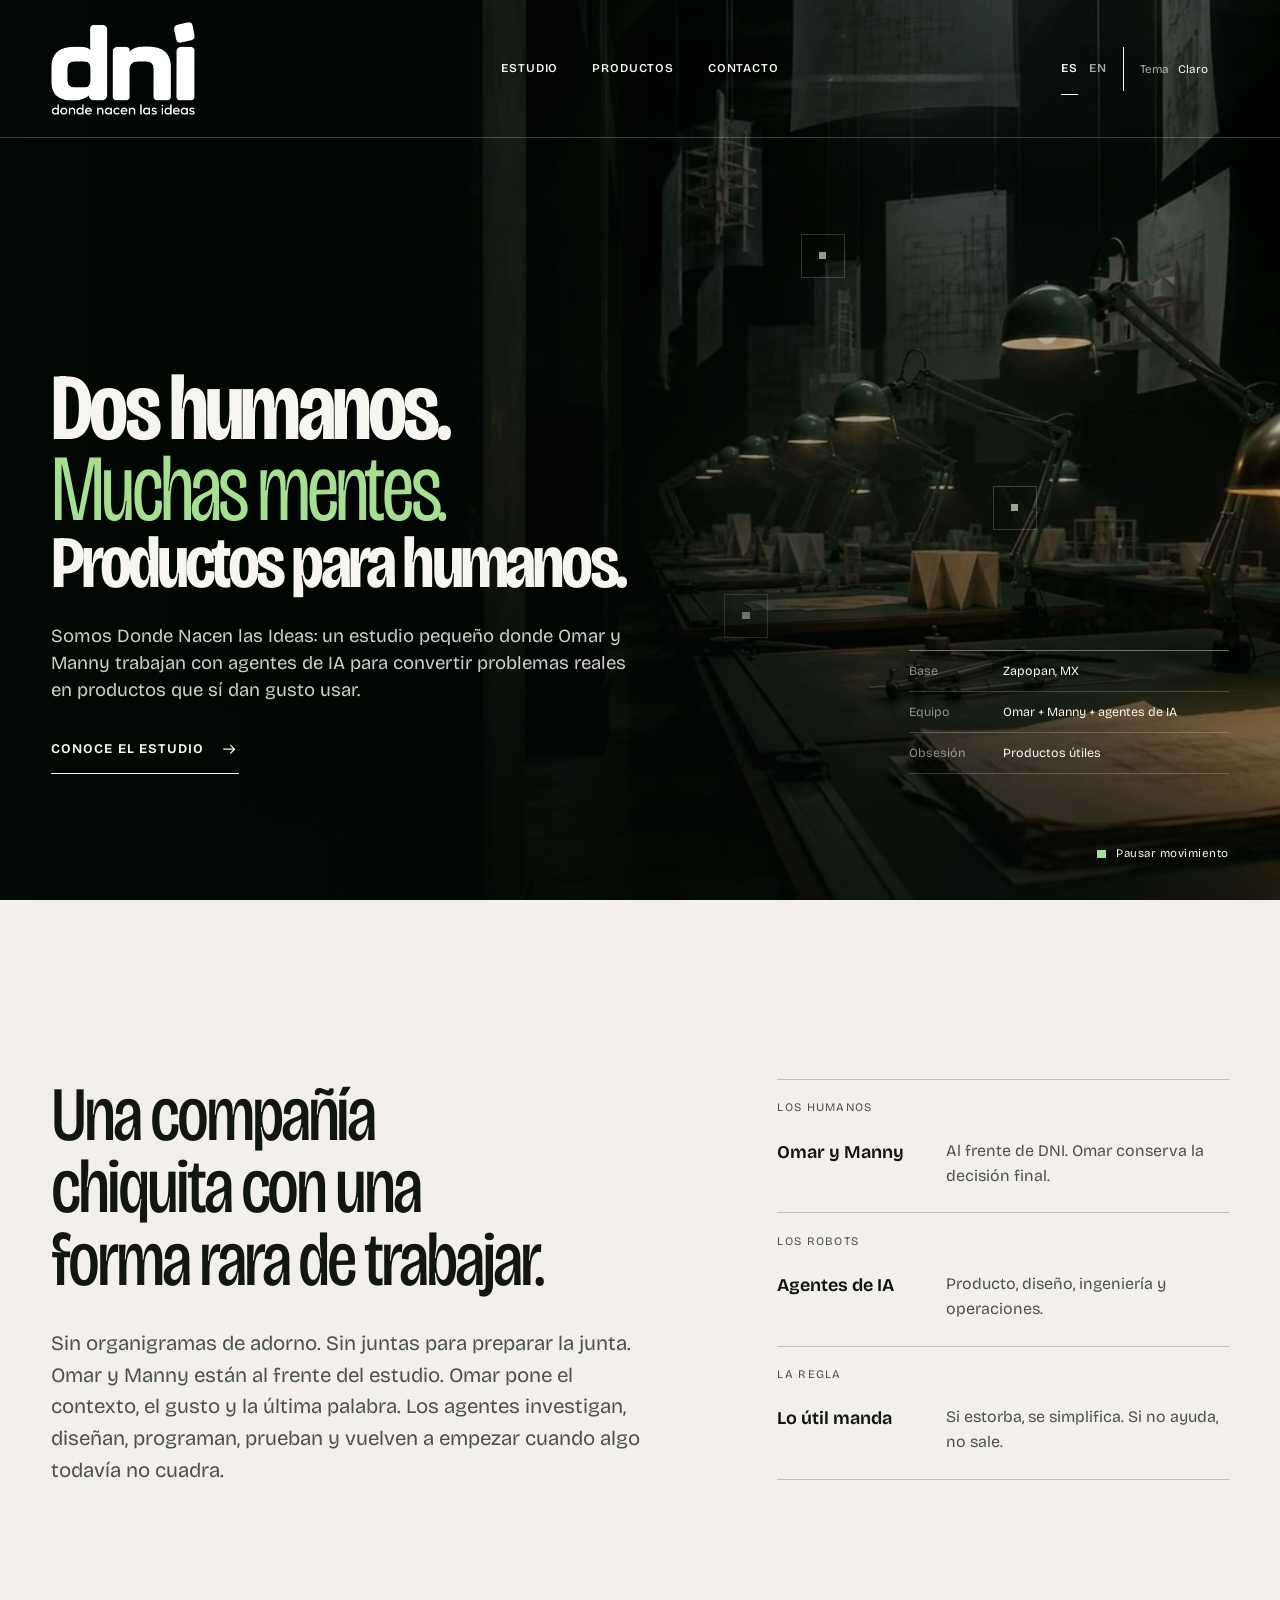
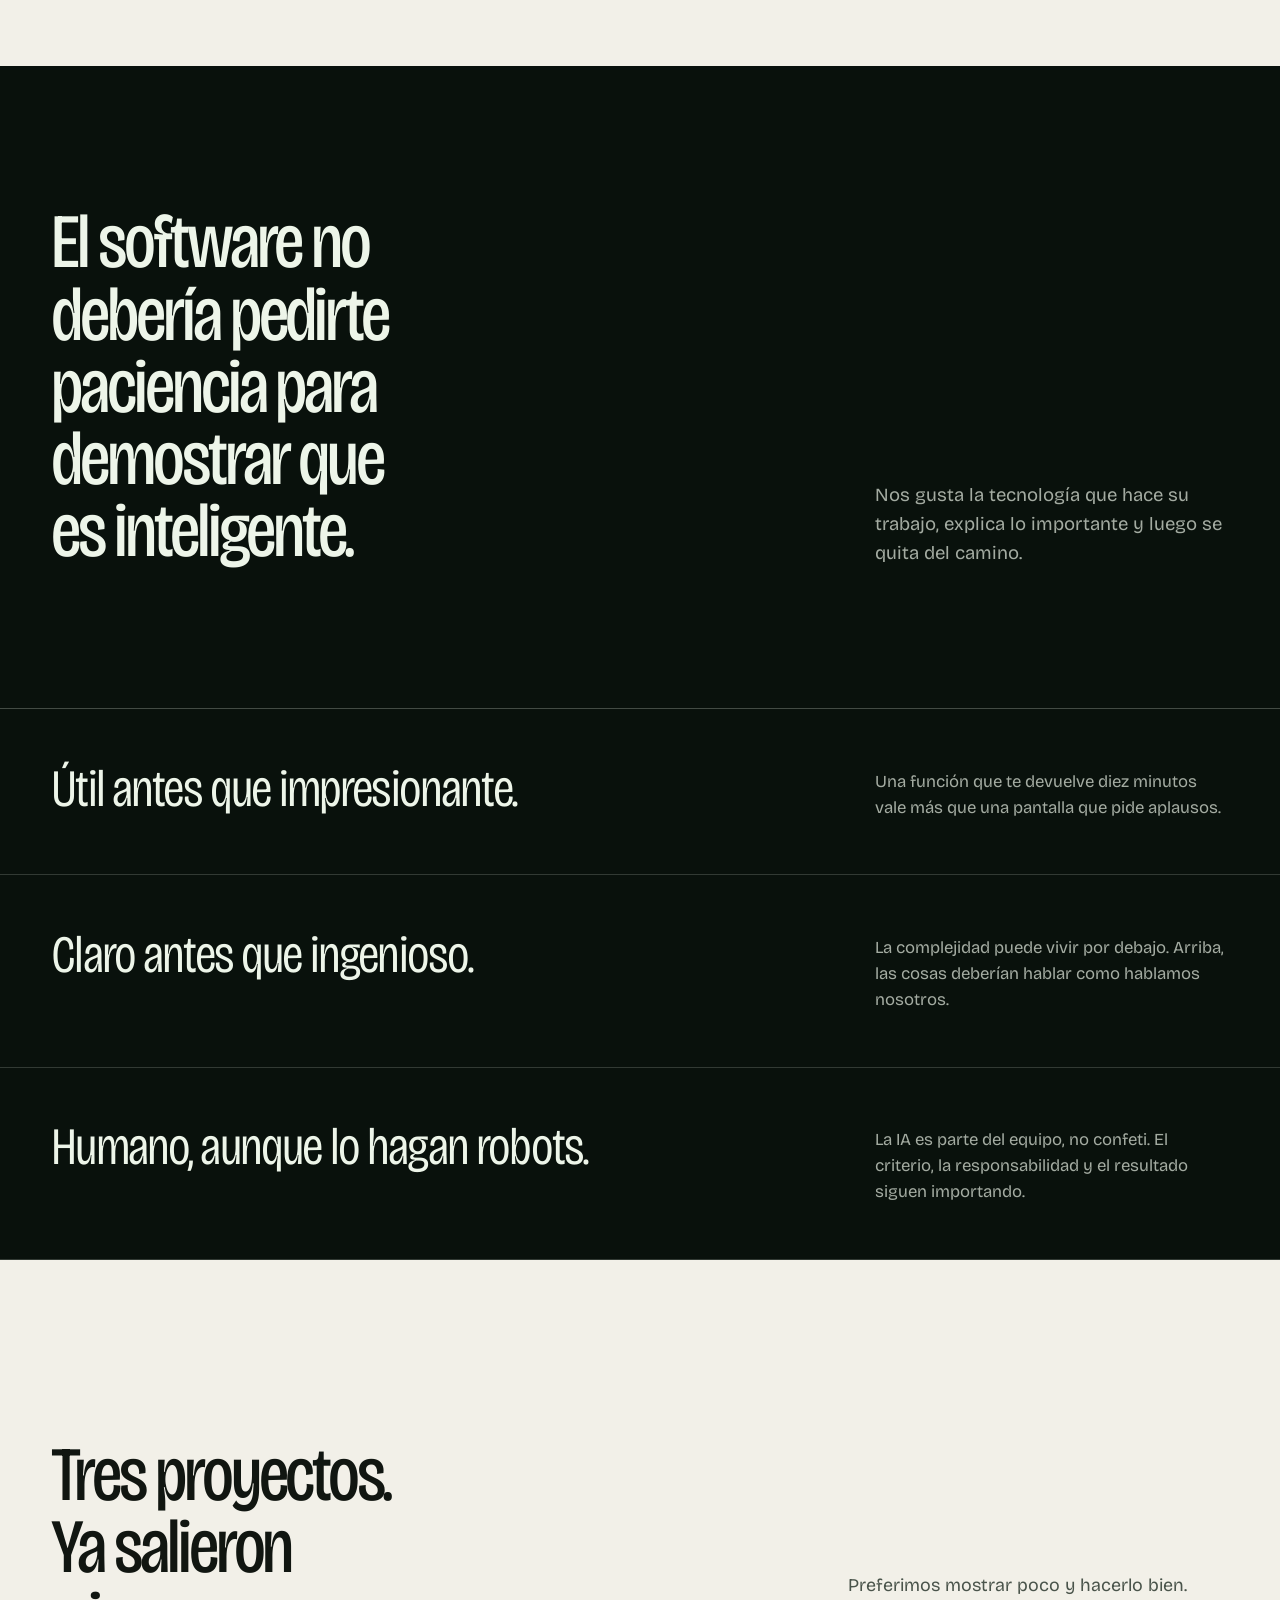
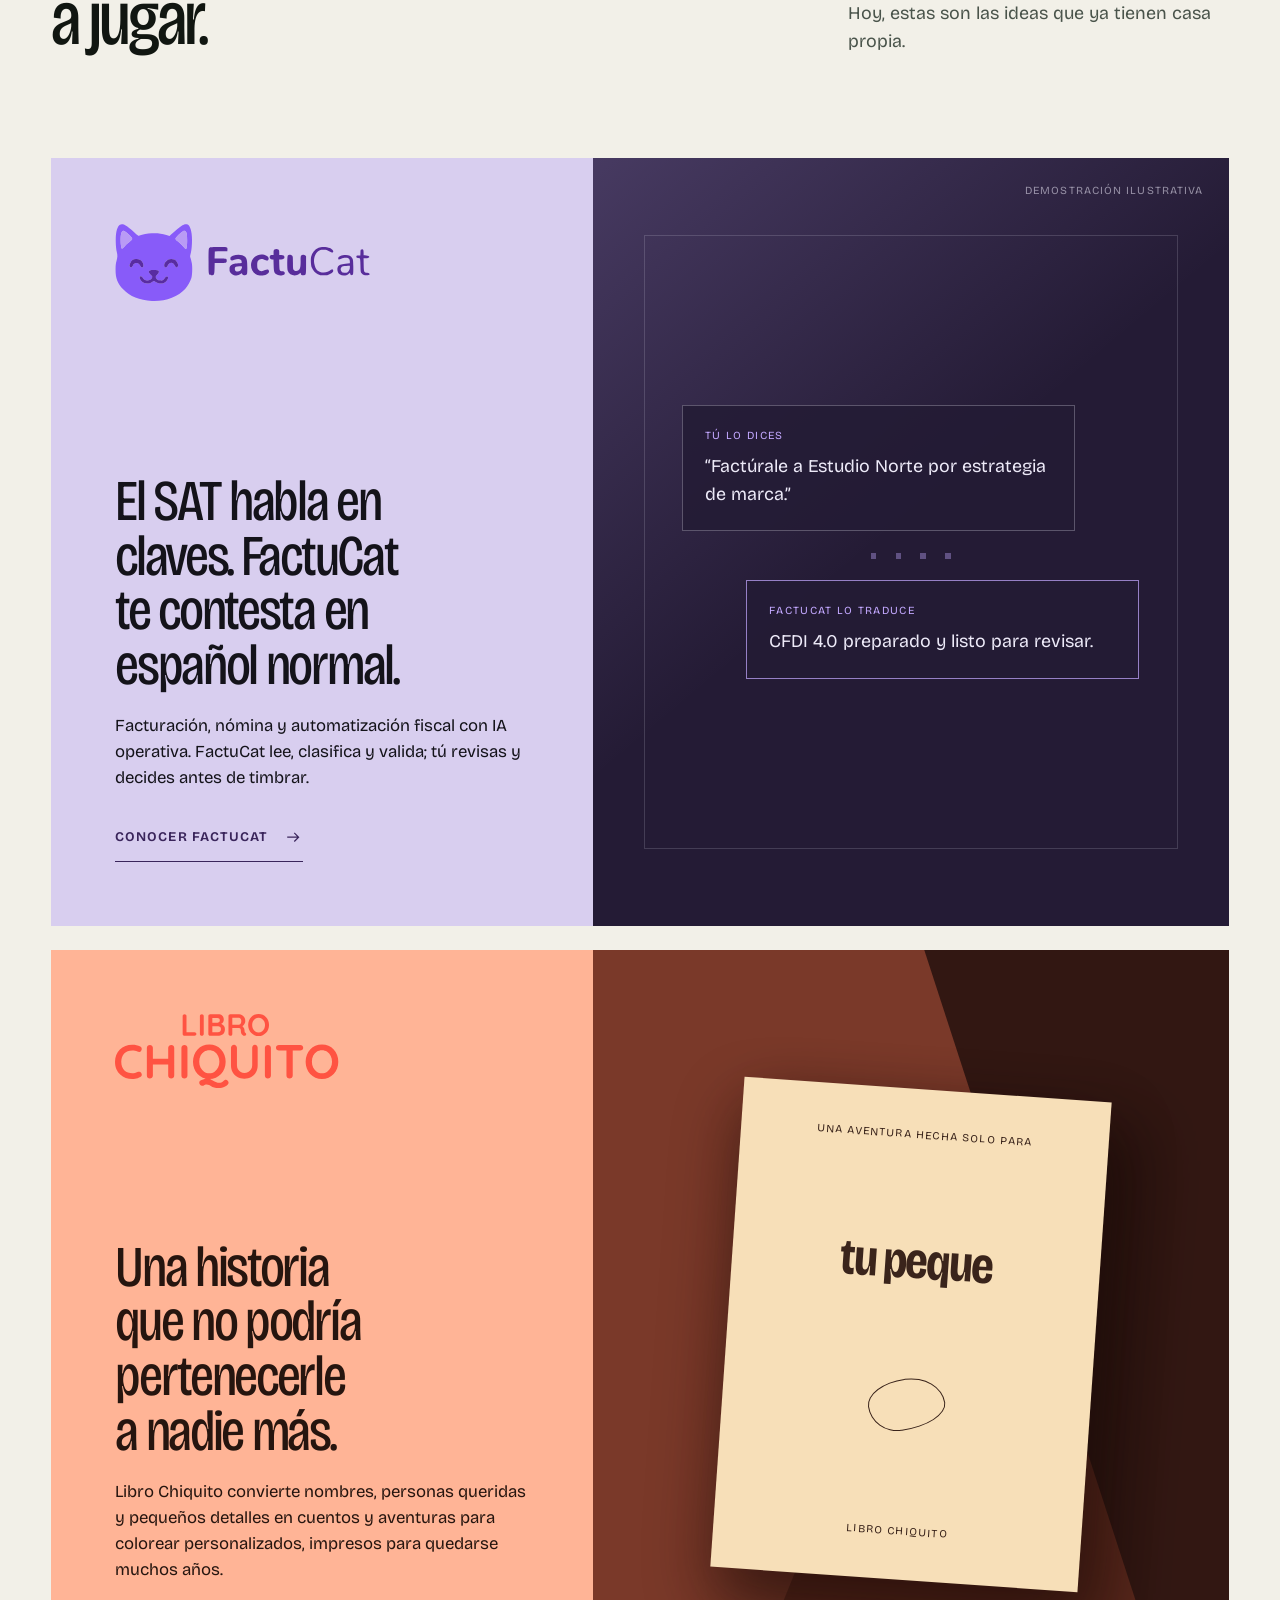
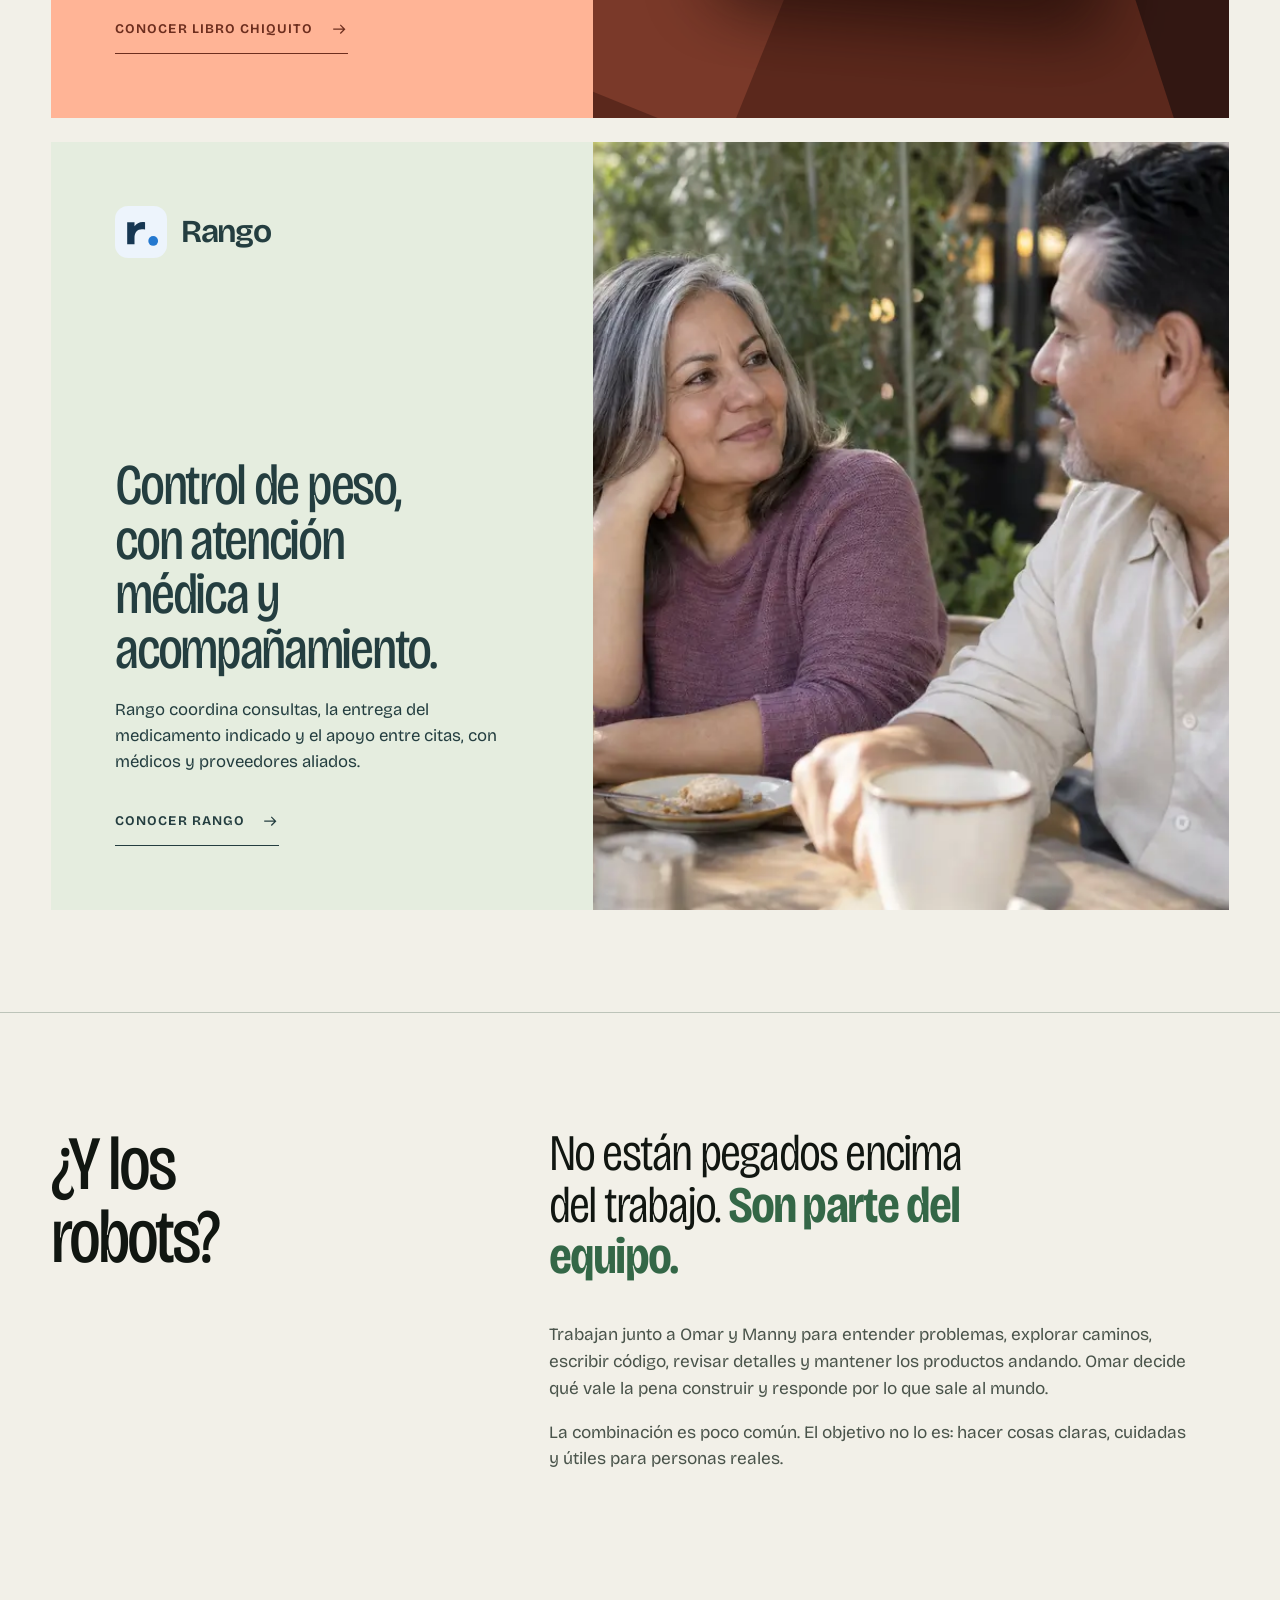
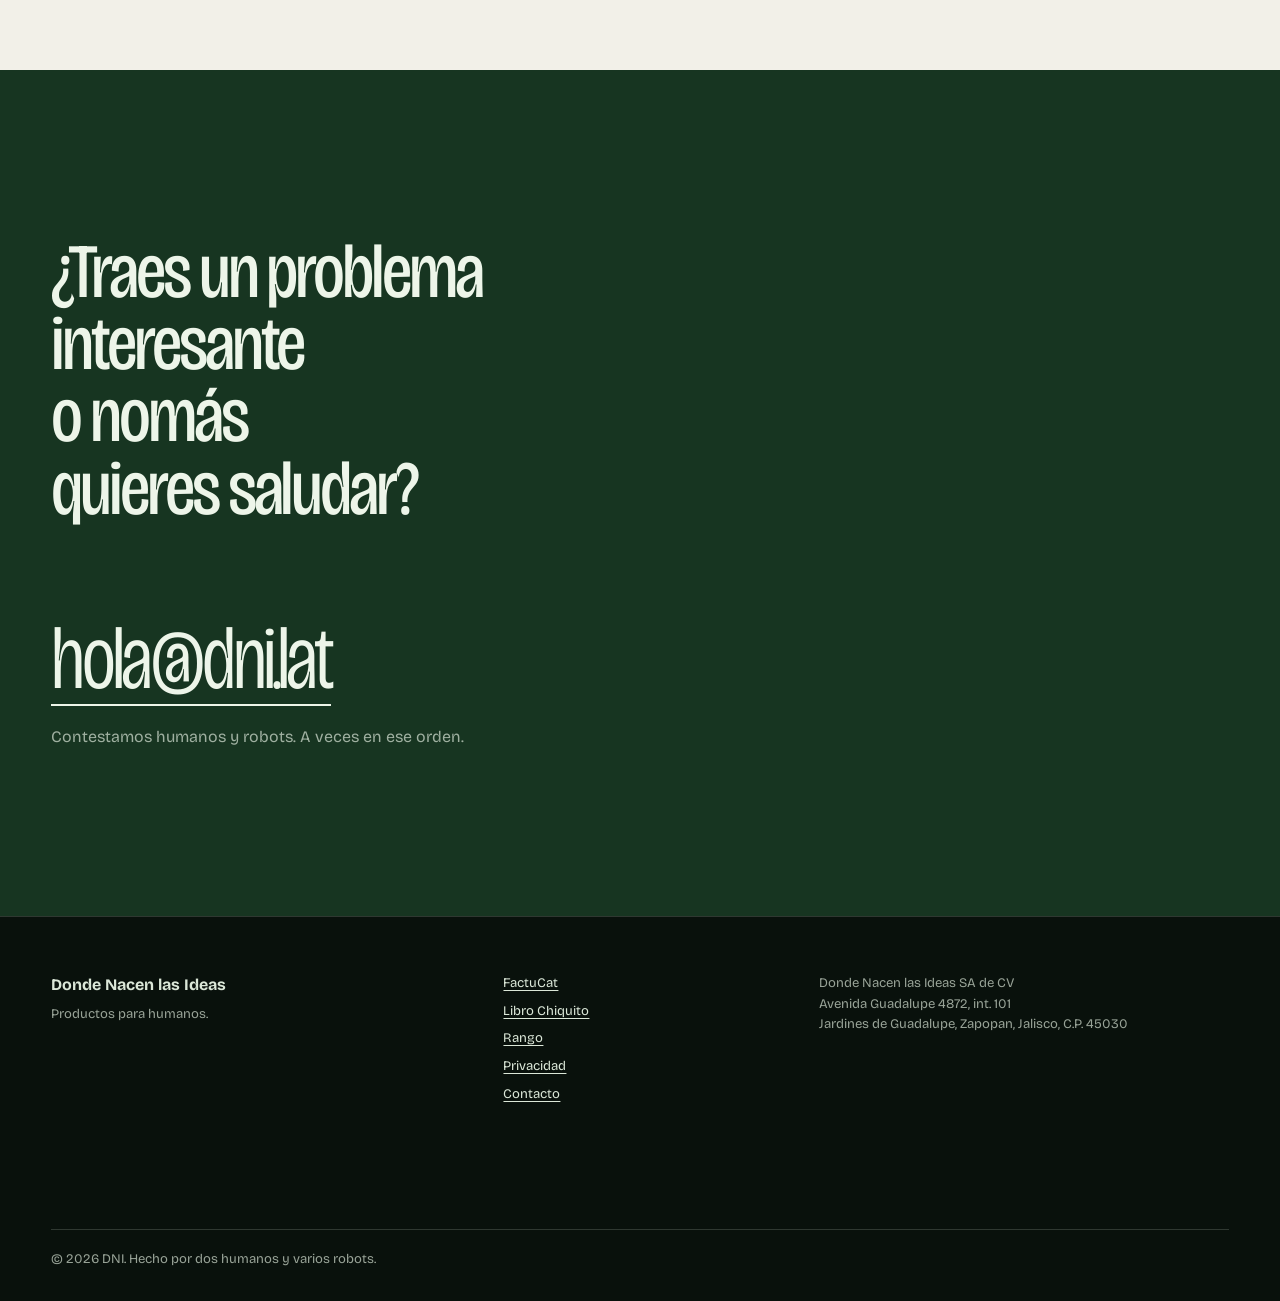
<file: index.html>
<!doctype html>
<html lang="es">
  <head>
    <meta charset="utf-8">
    <meta name="viewport" content="width=device-width, initial-scale=1">
    <title>Donde Nacen las Ideas — Productos para humanos</title>
    <meta name="description" content="Omar y Manny, dos humanos al frente de Donde Nacen las Ideas, junto a un equipo de agentes de IA.">
    <meta name="theme-color" content="#09110c">
    <meta name="color-scheme" content="light dark">
    <link rel="canonical" href="https://dni.lat/">
    <meta name="facebook-domain-verification" content="7gonqmn9xzd74mxgteg70iw5gu0i4q">
    <meta property="og:type" content="website">
    <meta property="og:site_name" content="Donde Nacen las Ideas">
    <meta property="og:title" content="Donde Nacen las Ideas — Productos para humanos">
    <meta property="og:description" content="Dos humanos. Muchas mentes. Productos digitales hechos para personas reales.">
    <meta property="og:url" content="https://dni.lat/">
    <link rel="alternate" hreflang="es" href="https://dni.lat/">
    <link rel="alternate" hreflang="en" href="https://dni.lat/en/">
    <link rel="alternate" hreflang="x-default" href="https://dni.lat/">
    <link rel="icon" href="/assets/brand/dni-favicon-v1.ico" type="image/x-icon">
    <link rel="icon" href="/assets/brand/dni-icon-32-v1.png" type="image/png" sizes="32x32">
    <link rel="icon" href="/assets/brand/dni-icon-dark-32-v1.png" type="image/png" sizes="32x32" media="(prefers-color-scheme: dark)">
    <link rel="apple-touch-icon" href="/assets/brand/dni-apple-touch-180-v1.png" sizes="180x180">
    <link rel="preload" href="/assets/fonts/bricolage-grotesque-var-2.woff2" as="font" type="font/woff2" crossorigin>
    <link rel="stylesheet" href="/assets/styles.css?v=rango-manny-v1">
    <script>
      (() => {
        document.documentElement.classList.add("js");
        try {
          const saved = localStorage.getItem("dni-theme");
          const systemDark = window.matchMedia("(prefers-color-scheme: dark)").matches;
          document.documentElement.dataset.theme = saved === "light" || saved === "dark" ? saved : (systemDark ? "dark" : "light");
        } catch {
          document.documentElement.dataset.theme = "light";
        }
      })();
    </script>
  </head>
  <body data-locale="es"><!--
    THESIS: DNI is a living synthetic garden where two humans work with AI agents to build useful products; it refuses the corporate hero and feature-card grid.
    OWN-WORLD: Forest black, chlorophyll green, warm paper and one amber pulse; full-bleed moving media, ruled editorial typography and square, quiet controls.
    STORY: Meet the unusual team, understand its operating principles, enter three distinct project worlds, then visit a project or write to DNI.
    FIRST VIEWPORT: A full-screen moving field carries a left-anchored three-line statement at six-rem scale, with the primary scroll action below and the humans-plus-agents truth opposite.
    FORM: Synthetic Idea Garden, grounded direction seven, seed 0011b9da.
    FINISH: unreviewed and undocumented is unfinished; this build ends with the finish review, the verdict, and DESIGN.md
  -->
    <a class="skip-link" href="#contenido">Saltar al contenido</a>

    <header class="site-header site-header--overlay" aria-label="Encabezado principal">
      <a class="brand" href="/" aria-label="Donde Nacen las Ideas, inicio">
        <img class="brand__logo" src="/assets/brand/dni-indie-v1.png" alt="" width="1061" height="682" loading="eager">
      </a>
      <nav class="primary-nav" aria-label="Navegación principal">
        <a href="#estudio">Estudio</a>
        <a href="#productos">Productos</a>
        <a href="#contacto">Contacto</a>
      </nav>
      <div class="site-tools">
        <nav class="language-nav" aria-label="Idioma">
          <a href="/" aria-current="page">ES</a>
          <a href="/en/" lang="en">EN</a>
        </nav>
        <button class="plain-control theme-toggle" type="button" aria-label="Cambiar tema" aria-pressed="false">
          <span aria-hidden="true">Tema</span>
          <span data-theme-label>Claro</span>
        </button>
      </div>
    </header>

    <main id="contenido">
      <section class="hero" aria-labelledby="hero-title">
        <div class="hero__media" aria-hidden="true">
          <video class="hero__video" muted loop playsinline preload="none" poster="/assets/hero-poster.webp" data-video-ready="true">
            <source data-src="/assets/media/dni-hero.webm" type="video/webm">
            <source data-src="/assets/media/dni-hero.mp4" type="video/mp4">
          </video>
          <img class="hero__poster" src="/assets/hero-poster.webp" alt="" width="1920" height="1080">
          <span class="hero__signal hero__signal--one"></span>
          <span class="hero__signal hero__signal--two"></span>
          <span class="hero__signal hero__signal--three"></span>
        </div>
        <div class="hero__shade"></div>
        <div class="hero__content">
          <h1 id="hero-title">
            <span class="hero-line">Dos humanos.</span>
            <span class="hero-line hero-line--accent">Muchas mentes.</span>
            <span class="hero-line hero-line--last">Productos para humanos.</span>
          </h1>
          <p class="hero__intro">Somos Donde Nacen las Ideas: un estudio pequeño donde Omar y Manny trabajan con agentes de IA para convertir problemas reales en productos que sí dan gusto usar.</p>
          <a class="hero__action line-link line-link--light" href="#estudio">
            Conoce el estudio
            <svg class="arrow-icon" viewBox="0 0 24 24" aria-hidden="true"><path d="M5 12h13M14 7l5 5-5 5"/></svg>
          </a>
        </div>
        <div class="hero__facts" aria-label="Datos del estudio">
          <p><span>Base</span> Zapopan, MX</p>
          <p><span>Equipo</span> Omar + Manny + agentes de IA</p>
          <p><span>Obsesión</span> Productos útiles</p>
        </div>
        <button class="motion-toggle" type="button" aria-pressed="false">
          <span class="motion-toggle__indicator" aria-hidden="true"></span>
          <span data-motion-label>Pausar movimiento</span>
        </button>
      </section>

      <section class="studio section-shell" id="estudio" aria-labelledby="studio-title">
        <div class="studio__statement">
          <h2 id="studio-title">Una compañía chiquita con una forma rara de trabajar.</h2>
          <p>Sin organigramas de adorno. Sin juntas para preparar la junta. Omar y Manny están al frente del estudio. Omar pone el contexto, el gusto y la última palabra. Los agentes investigan, diseñan, programan, prueban y vuelven a empezar cuando algo todavía no cuadra.</p>
        </div>
        <dl class="team-ledger" aria-label="Cómo se reparte el trabajo">
          <div>
            <dt>Los humanos</dt>
            <dd><strong>Omar y Manny</strong><span>Al frente de DNI. Omar conserva la decisión final.</span></dd>
          </div>
          <div>
            <dt>Los robots</dt>
            <dd><strong>Agentes de IA</strong><span>Producto, diseño, ingeniería y operaciones.</span></dd>
          </div>
          <div>
            <dt>La regla</dt>
            <dd><strong>Lo útil manda</strong><span>Si estorba, se simplifica. Si no ayuda, no sale.</span></dd>
          </div>
        </dl>
      </section>

      <section class="manifesto" aria-labelledby="manifesto-title">
        <div class="section-shell manifesto__header">
          <h2 id="manifesto-title">El software no debería pedirte paciencia para demostrar que es inteligente.</h2>
          <p>Nos gusta la tecnología que hace su trabajo, explica lo importante y luego se quita del camino.</p>
        </div>
        <div class="manifesto__lines">
          <article>
            <h3>Útil antes que impresionante.</h3>
            <p>Una función que te devuelve diez minutos vale más que una pantalla que pide aplausos.</p>
          </article>
          <article>
            <h3>Claro antes que ingenioso.</h3>
            <p>La complejidad puede vivir por debajo. Arriba, las cosas deberían hablar como hablamos nosotros.</p>
          </article>
          <article>
            <h3>Humano, aunque lo hagan robots.</h3>
            <p>La IA es parte del equipo, no confeti. El criterio, la responsabilidad y el resultado siguen importando.</p>
          </article>
        </div>
      </section>

      <section class="products section-shell" id="productos" aria-labelledby="products-title">
        <div class="products__intro">
          <h2 id="products-title">Tres proyectos. Ya salieron a jugar.</h2>
          <p>Preferimos mostrar poco y hacerlo bien. Hoy, estas son las ideas que ya tienen casa propia.</p>
        </div>

        <article class="product-stage product-stage--factucat" data-reveal>
          <div class="product-stage__copy">
            <img class="product-logo product-logo--factucat" src="/assets/factucat-logo.svg" alt="FactuCat" width="520" height="110">
            <h3>El SAT habla en claves. FactuCat te contesta en español normal.</h3>
            <p>Facturación, nómina y automatización fiscal con IA operativa. FactuCat lee, clasifica y valida; tú revisas y decides antes de timbrar.</p>
            <a class="line-link" href="https://factucat.com/" target="_blank" rel="noopener noreferrer">
              Conocer FactuCat
              <svg class="arrow-icon" viewBox="0 0 24 24" aria-hidden="true"><path d="M5 12h13M14 7l5 5-5 5"/></svg>
            </a>
          </div>
          <div class="factucat-demo" aria-label="Demostración ilustrativa de FactuCat">
            <p class="demo-note">Demostración ilustrativa</p>
            <div class="demo-message demo-message--human">
              <span>Tú lo dices</span>
              <p>“Factúrale a Estudio Norte por estrategia de marca.”</p>
            </div>
            <div class="demo-path" aria-hidden="true"><span></span><span></span><span></span><span></span></div>
            <div class="demo-message demo-message--agent">
              <span>FactuCat lo traduce</span>
              <p>CFDI 4.0 preparado y listo para revisar.</p>
            </div>
          </div>
        </article>

        <article class="product-stage product-stage--libro" data-reveal>
          <div class="product-stage__copy">
            <img class="product-logo product-logo--libro" src="/assets/libro-chiquito-logo.svg" alt="Libro Chiquito" width="520" height="133">
            <h3>Una historia que no podría pertenecerle a nadie más.</h3>
            <p>Libro Chiquito convierte nombres, personas queridas y pequeños detalles en cuentos y aventuras para colorear personalizados, impresos para quedarse muchos años.</p>
            <a class="line-link" href="https://librochiquito.com/" target="_blank" rel="noopener noreferrer">
              Conocer Libro Chiquito
              <svg class="arrow-icon" viewBox="0 0 24 24" aria-hidden="true"><path d="M5 12h13M14 7l5 5-5 5"/></svg>
            </a>
          </div>
          <div class="book-demo" aria-label="Representación ilustrativa de un Libro Chiquito">
            <div class="book-demo__shadow" aria-hidden="true"></div>
            <div class="book-demo__cover">
              <span>Una aventura hecha solo para</span>
              <strong>tu peque</strong>
              <i aria-hidden="true"></i>
              <small>Libro Chiquito</small>
            </div>
          </div>
        </article>

        <article class="product-stage product-stage--rango" data-reveal>
          <div class="product-stage__copy">
            <div class="product-identity">
              <img src="/assets/rango-icon.svg" alt="" width="64" height="64" loading="eager">
              <span>Rango</span>
            </div>
            <h3>Control de peso, con atención médica y acompañamiento.</h3>
            <p>Rango coordina consultas, la entrega del medicamento indicado y el apoyo entre citas, con médicos y proveedores aliados.</p>
            <a class="line-link" href="https://rangosalud.com" target="_blank" rel="noopener noreferrer">
              Conocer Rango
              <svg class="arrow-icon" viewBox="0 0 24 24" aria-hidden="true"><path d="M5 12h13M14 7l5 5-5 5"/></svg>
            </a>
          </div>
          <div class="rango-scene">
            <img src="/assets/rango-cafe.webp" alt="Una pareja conversa en un café al aire libre" width="1080" height="720" loading="lazy" decoding="async">
          </div>
        </article>
      </section>

      <section class="team section-shell" aria-labelledby="team-title">
        <h2 id="team-title">¿Y los robots?</h2>
        <div class="team__body">
          <p class="team__lead">No están pegados encima del trabajo. <strong>Son parte del equipo.</strong></p>
          <p>Trabajan junto a Omar y Manny para entender problemas, explorar caminos, escribir código, revisar detalles y mantener los productos andando. Omar decide qué vale la pena construir y responde por lo que sale al mundo.</p>
          <p>La combinación es poco común. El objetivo no lo es: hacer cosas claras, cuidadas y útiles para personas reales.</p>
        </div>
      </section>

      <section class="contact" id="contacto" aria-labelledby="contact-title">
        <div class="section-shell contact__inner">
          <h2 id="contact-title">¿Traes un problema interesante o nomás quieres saludar?</h2>
          <a class="contact__email" href="mailto:hola@dni.lat">hola@dni.lat</a>
          <p>Contestamos humanos y robots. A veces en ese orden.</p>
        </div>
      </section>
    </main>

    <footer class="site-footer">
      <div class="site-footer__brand">
        <strong>Donde Nacen las Ideas</strong>
        <span>Productos para humanos.</span>
      </div>
      <div class="site-footer__links">
        <a href="https://factucat.com/" target="_blank" rel="noopener noreferrer">FactuCat</a>
        <a href="https://librochiquito.com/" target="_blank" rel="noopener noreferrer">Libro Chiquito</a>
        <a href="https://rangosalud.com" target="_blank" rel="noopener noreferrer">Rango</a>
        <a href="/privacidad/">Privacidad</a>
        <a href="mailto:hola@dni.lat">Contacto</a>
      </div>
      <address>
        Donde Nacen las Ideas SA de CV<br>
        Avenida Guadalupe 4872, int. 101<br>
        Jardines de Guadalupe, Zapopan, Jalisco, C.P. 45030
      </address>
      <p class="site-footer__copy">© 2026 DNI. Hecho por dos humanos y varios robots.</p>
    </footer>

    <script src="/assets/site.js"></script>
  </body>
</html>
</file>
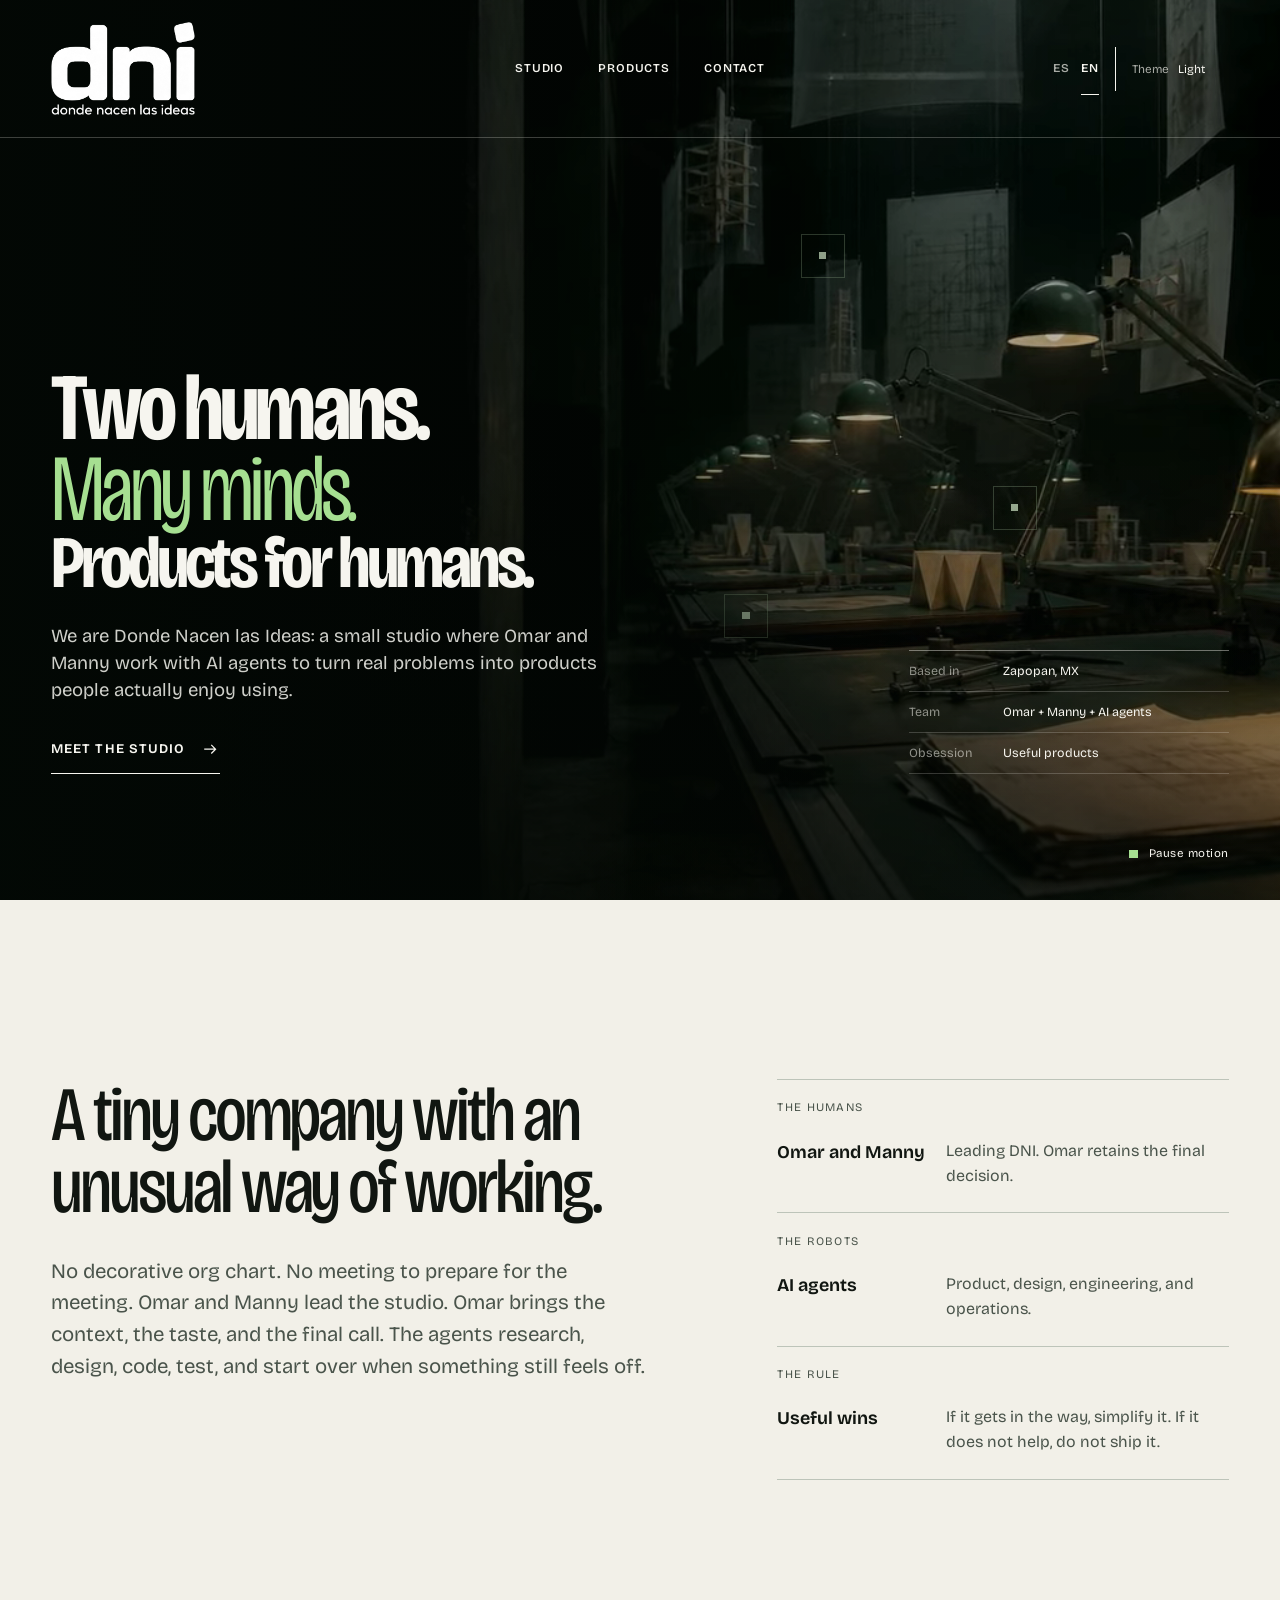
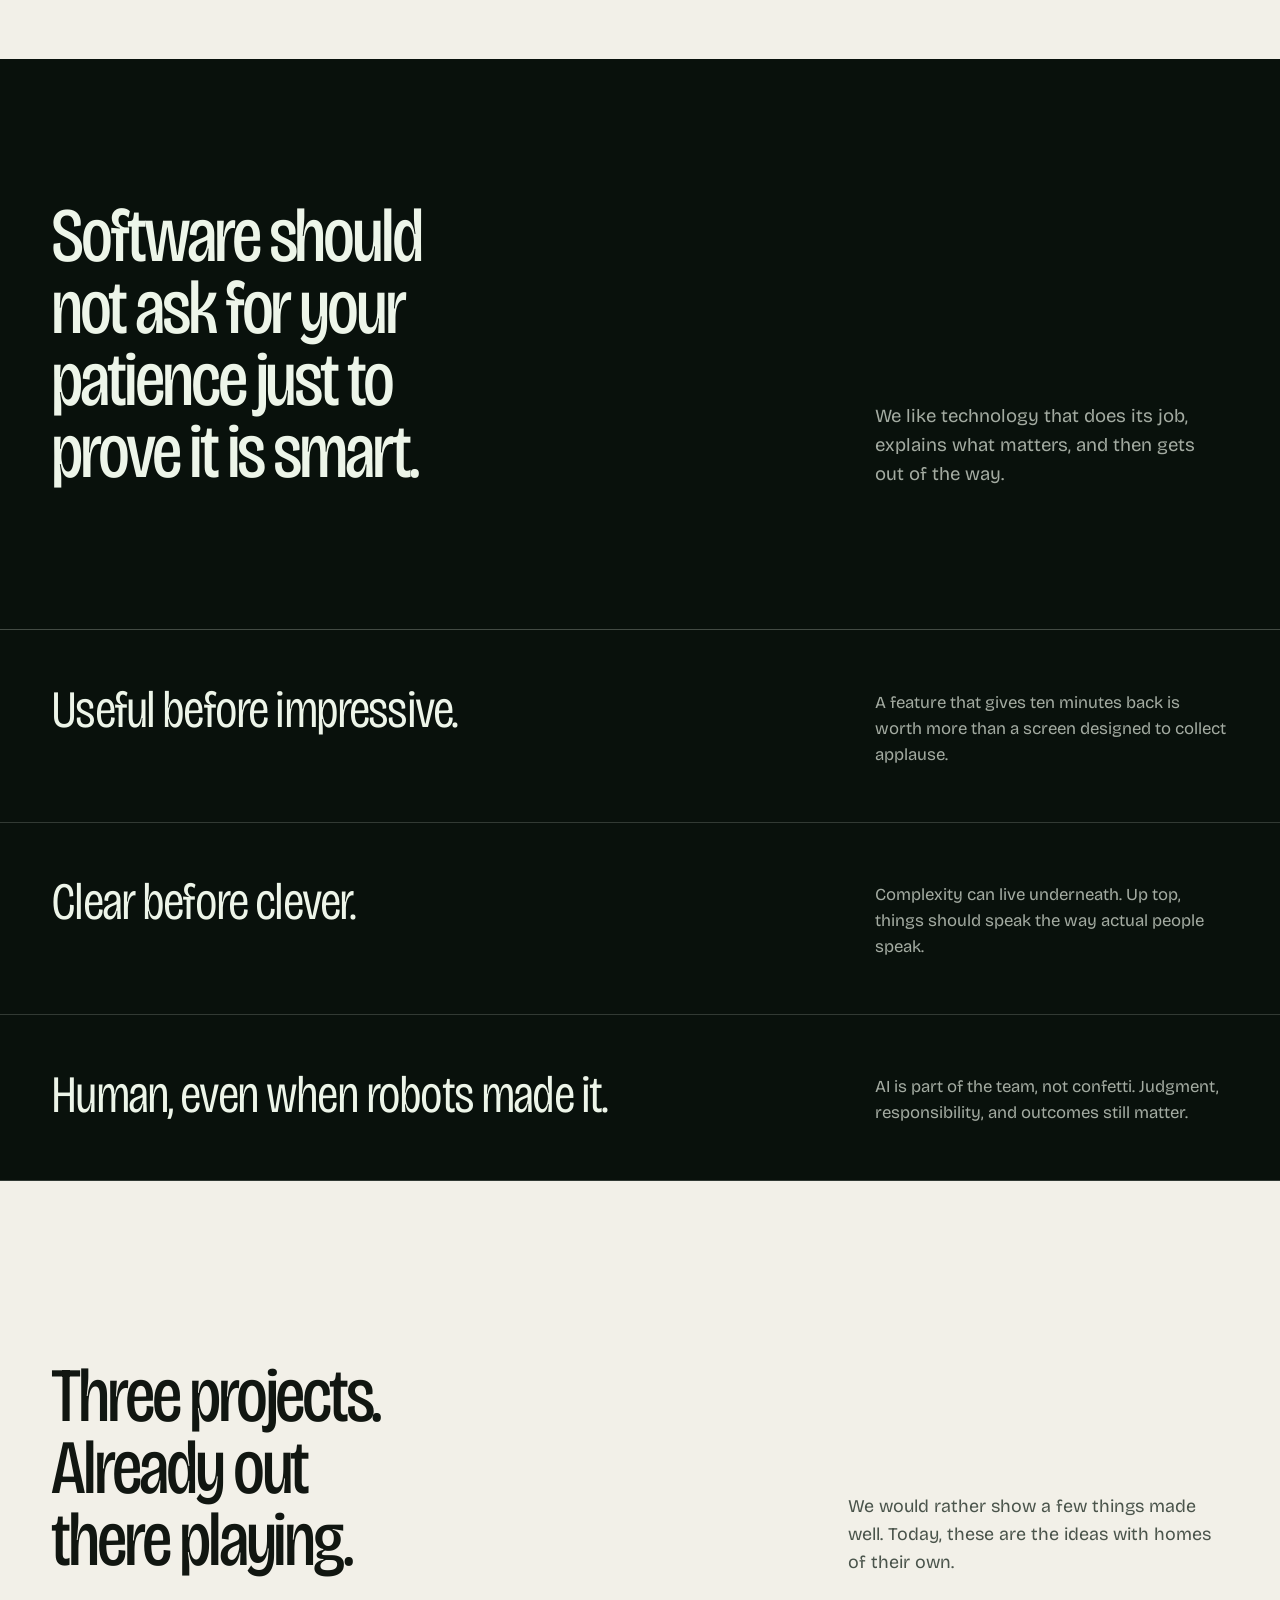
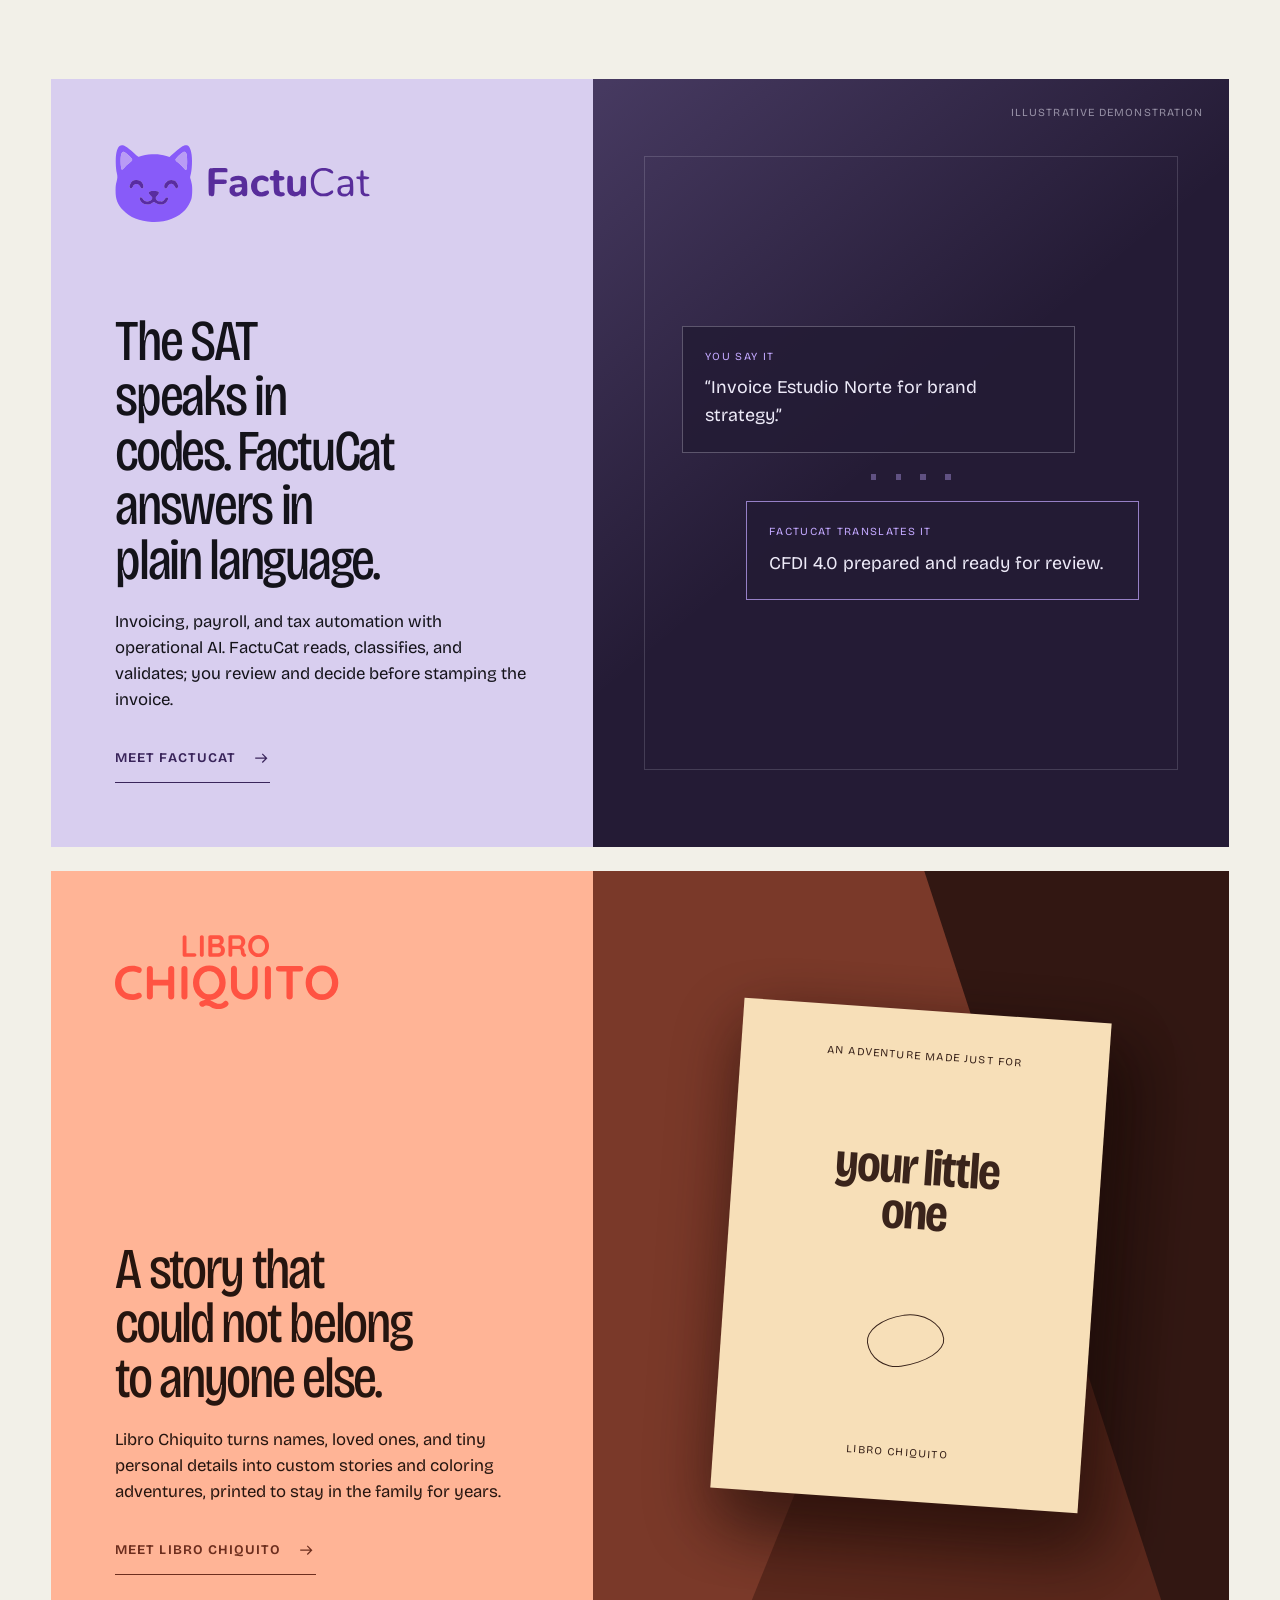
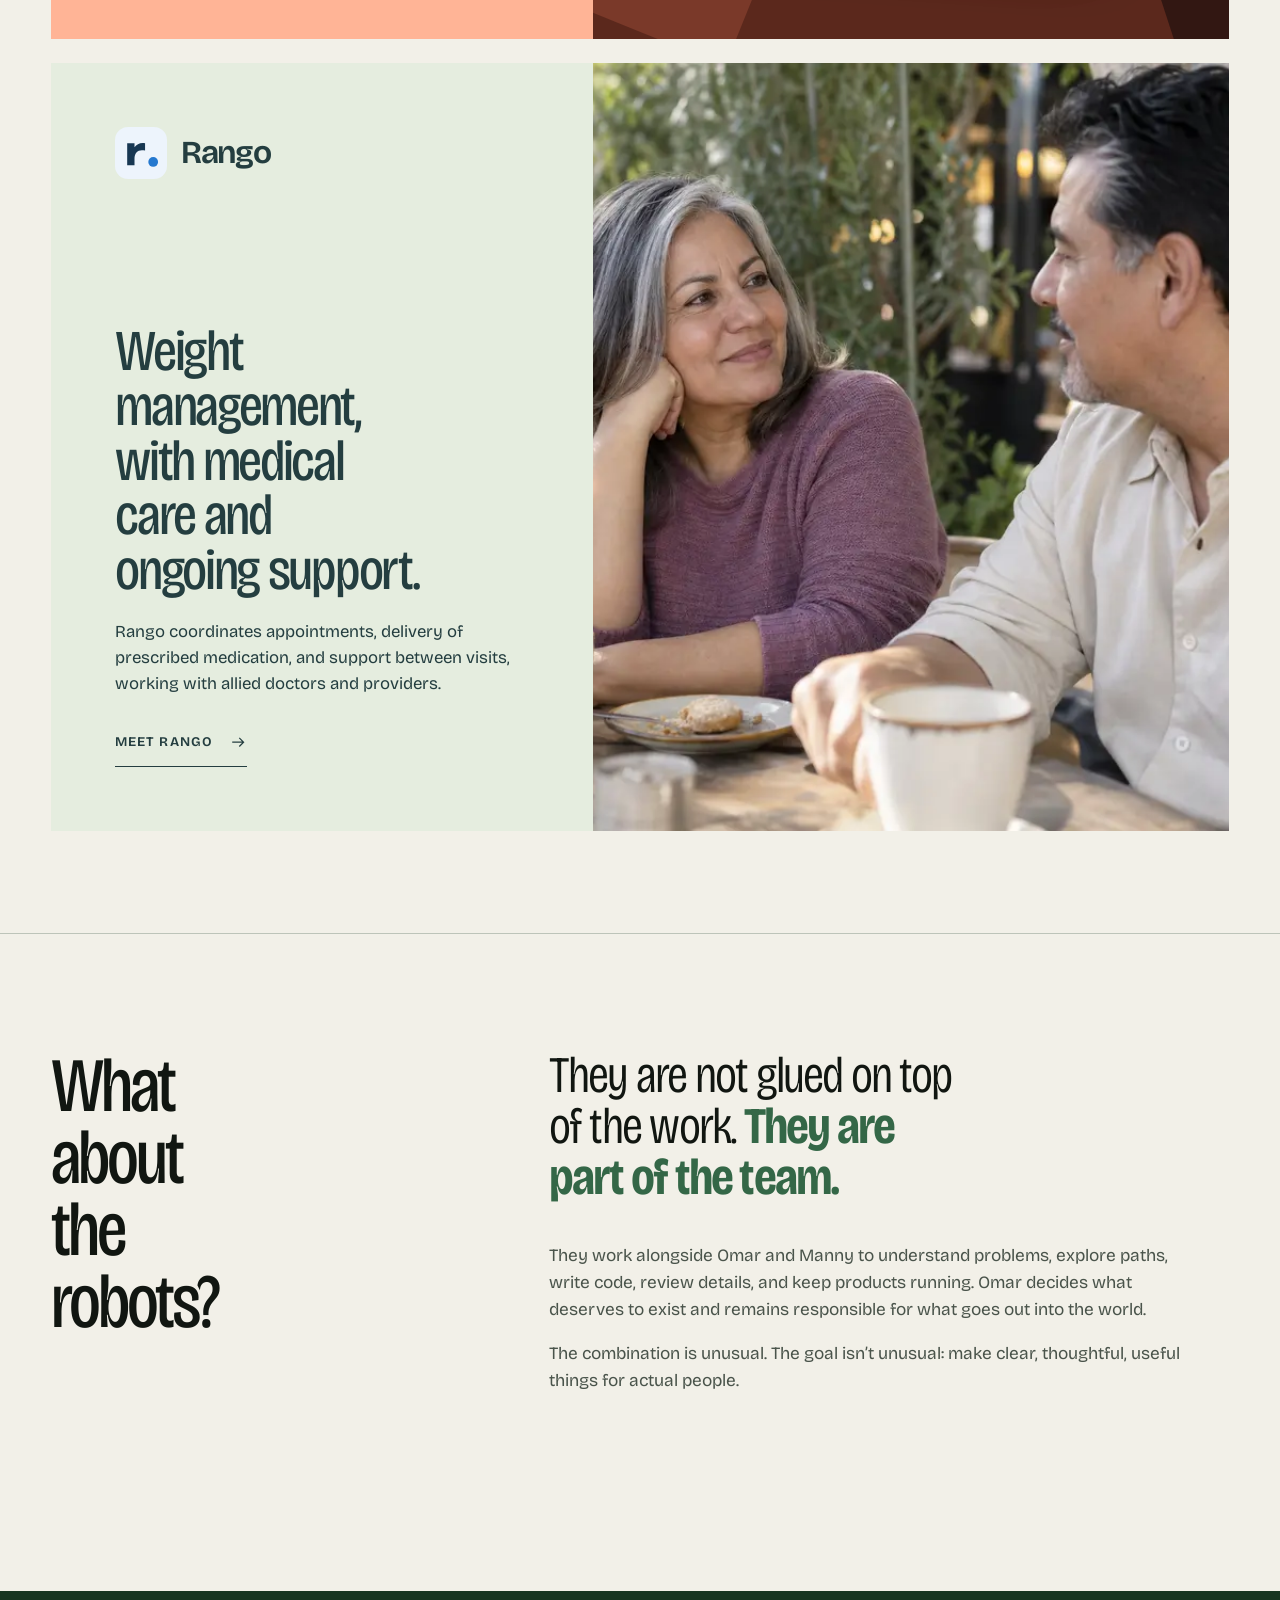
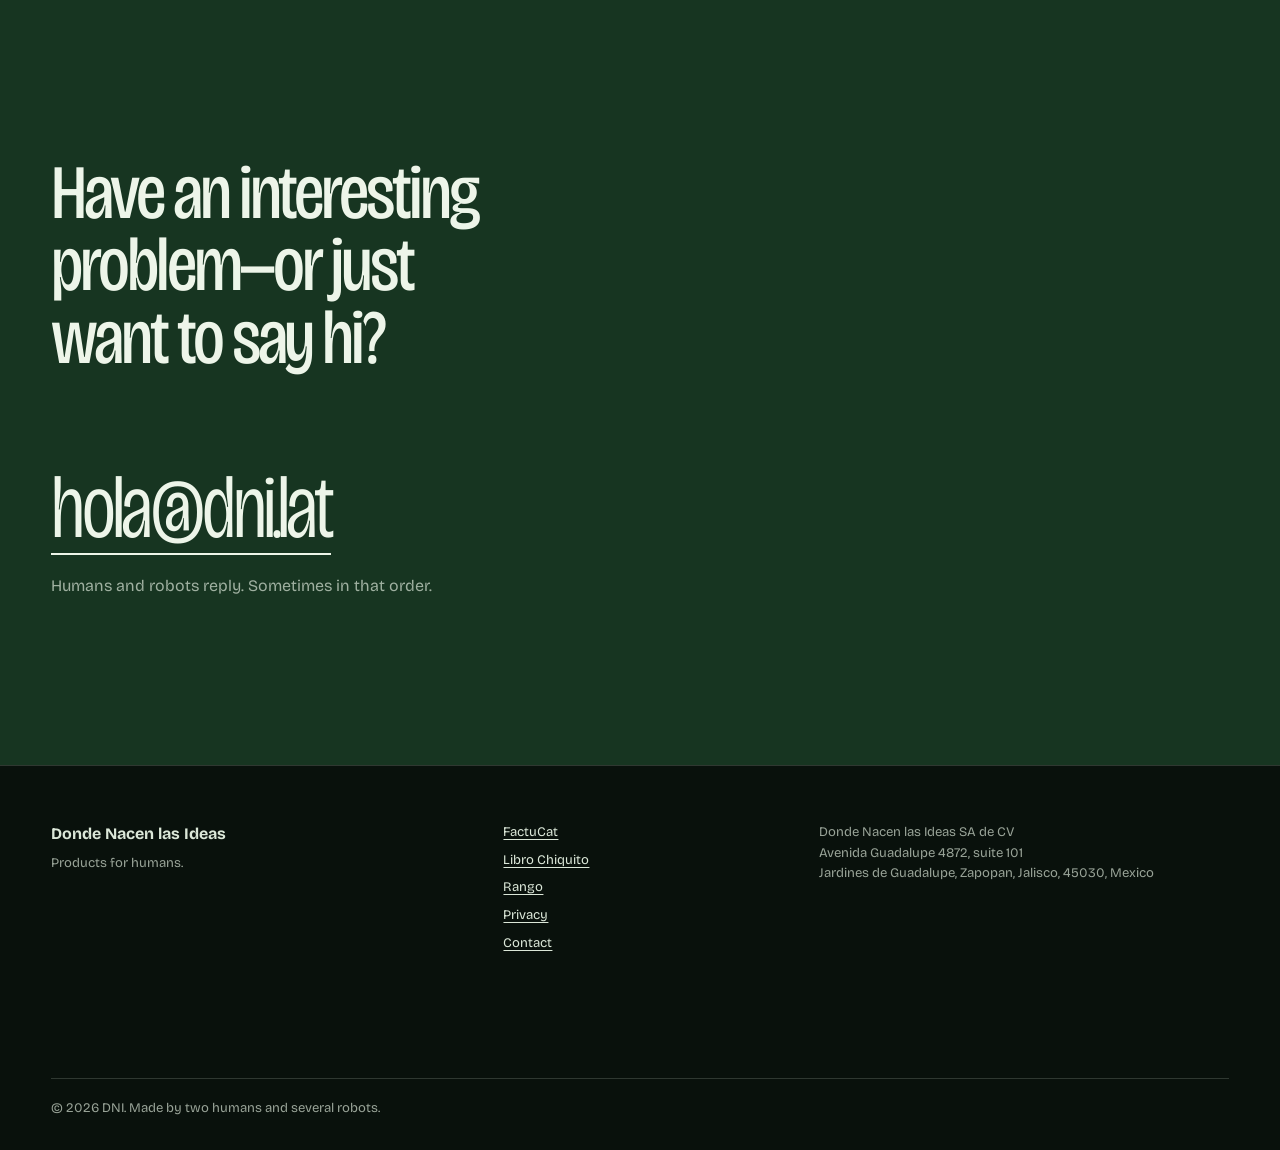
<file: en/index.html>
<!doctype html>
<html lang="en">
  <head>
    <meta charset="utf-8">
    <meta name="viewport" content="width=device-width, initial-scale=1">
    <title>Donde Nacen las Ideas — Products for humans</title>
    <meta name="description" content="Omar and Manny, two humans leading Donde Nacen las Ideas, alongside a team of AI agents.">
    <meta name="theme-color" content="#09110c">
    <meta name="color-scheme" content="light dark">
    <link rel="canonical" href="https://dni.lat/en/">
    <meta property="og:type" content="website">
    <meta property="og:site_name" content="Donde Nacen las Ideas">
    <meta property="og:title" content="Donde Nacen las Ideas — Products for humans">
    <meta property="og:description" content="Two humans. Many minds. Digital products made for actual people.">
    <meta property="og:url" content="https://dni.lat/en/">
    <link rel="alternate" hreflang="es" href="https://dni.lat/">
    <link rel="alternate" hreflang="en" href="https://dni.lat/en/">
    <link rel="alternate" hreflang="x-default" href="https://dni.lat/">
    <link rel="icon" href="/assets/brand/dni-favicon-v1.ico" type="image/x-icon">
    <link rel="icon" href="/assets/brand/dni-icon-32-v1.png" type="image/png" sizes="32x32">
    <link rel="icon" href="/assets/brand/dni-icon-dark-32-v1.png" type="image/png" sizes="32x32" media="(prefers-color-scheme: dark)">
    <link rel="apple-touch-icon" href="/assets/brand/dni-apple-touch-180-v1.png" sizes="180x180">
    <link rel="preload" href="/assets/fonts/bricolage-grotesque-var-2.woff2" as="font" type="font/woff2" crossorigin>
    <link rel="stylesheet" href="/assets/styles.css?v=rango-manny-v1">
    <script>
      (() => {
        document.documentElement.classList.add("js");
        try {
          const saved = localStorage.getItem("dni-theme");
          const systemDark = window.matchMedia("(prefers-color-scheme: dark)").matches;
          document.documentElement.dataset.theme = saved === "light" || saved === "dark" ? saved : (systemDark ? "dark" : "light");
        } catch {
          document.documentElement.dataset.theme = "light";
        }
      })();
    </script>
  </head>
  <body data-locale="en"><!--
    THESIS: DNI is a living synthetic garden where two humans work with AI agents to build useful products; it refuses the corporate hero and feature-card grid.
    OWN-WORLD: Forest black, chlorophyll green, warm paper and one amber pulse; full-bleed moving media, ruled editorial typography and square, quiet controls.
    STORY: Meet the unusual team, understand its operating principles, enter three distinct project worlds, then visit a project or write to DNI.
    FIRST VIEWPORT: A full-screen moving field carries a left-anchored three-line statement at six-rem scale, with the primary scroll action below and the humans-plus-agents truth opposite.
    FORM: Synthetic Idea Garden, grounded direction seven, seed 0011b9da.
    FINISH: unreviewed and undocumented is unfinished; this build ends with the finish review, the verdict, and DESIGN.md
  -->
    <a class="skip-link" href="#content">Skip to content</a>

    <header class="site-header site-header--overlay" aria-label="Main header">
      <a class="brand" href="/en/" aria-label="Donde Nacen las Ideas, home">
        <img class="brand__logo" src="/assets/brand/dni-indie-v1.png" alt="" width="1061" height="682" loading="eager">
      </a>
      <nav class="primary-nav" aria-label="Main navigation">
        <a href="#studio">Studio</a>
        <a href="#products">Products</a>
        <a href="#contact">Contact</a>
      </nav>
      <div class="site-tools">
        <nav class="language-nav" aria-label="Language">
          <a href="/" lang="es">ES</a>
          <a href="/en/" aria-current="page">EN</a>
        </nav>
        <button class="plain-control theme-toggle" type="button" aria-label="Change theme" aria-pressed="false">
          <span aria-hidden="true">Theme</span>
          <span data-theme-label>Light</span>
        </button>
      </div>
    </header>

    <main id="content">
      <section class="hero" aria-labelledby="hero-title">
        <div class="hero__media" aria-hidden="true">
          <video class="hero__video" muted loop playsinline preload="none" poster="/assets/hero-poster.webp" data-video-ready="true">
            <source data-src="/assets/media/dni-hero.webm" type="video/webm">
            <source data-src="/assets/media/dni-hero.mp4" type="video/mp4">
          </video>
          <img class="hero__poster" src="/assets/hero-poster.webp" alt="" width="1920" height="1080">
          <span class="hero__signal hero__signal--one"></span>
          <span class="hero__signal hero__signal--two"></span>
          <span class="hero__signal hero__signal--three"></span>
        </div>
        <div class="hero__shade"></div>
        <div class="hero__content">
          <h1 id="hero-title">
            <span class="hero-line">Two humans.</span>
            <span class="hero-line hero-line--accent">Many minds.</span>
            <span class="hero-line hero-line--last">Products for humans.</span>
          </h1>
          <p class="hero__intro">We are Donde Nacen las Ideas: a small studio where Omar and Manny work with AI agents to turn real problems into products people actually enjoy using.</p>
          <a class="hero__action line-link line-link--light" href="#studio">
            Meet the studio
            <svg class="arrow-icon" viewBox="0 0 24 24" aria-hidden="true"><path d="M5 12h13M14 7l5 5-5 5"/></svg>
          </a>
        </div>
        <div class="hero__facts" aria-label="Studio facts">
          <p><span>Based in</span> Zapopan, MX</p>
          <p><span>Team</span> Omar + Manny + AI agents</p>
          <p><span>Obsession</span> Useful products</p>
        </div>
        <button class="motion-toggle" type="button" aria-pressed="false">
          <span class="motion-toggle__indicator" aria-hidden="true"></span>
          <span data-motion-label>Pause motion</span>
        </button>
      </section>

      <section class="studio section-shell" id="studio" aria-labelledby="studio-title">
        <div class="studio__statement">
          <h2 id="studio-title">A tiny company with an unusual way of working.</h2>
          <p>No decorative org chart. No meeting to prepare for the meeting. Omar and Manny lead the studio. Omar brings the context, the taste, and the final call. The agents research, design, code, test, and start over when something still feels off.</p>
        </div>
        <dl class="team-ledger" aria-label="How the work is divided">
          <div>
            <dt>The humans</dt>
            <dd><strong>Omar and Manny</strong><span>Leading DNI. Omar retains the final decision.</span></dd>
          </div>
          <div>
            <dt>The robots</dt>
            <dd><strong>AI agents</strong><span>Product, design, engineering, and operations.</span></dd>
          </div>
          <div>
            <dt>The rule</dt>
            <dd><strong>Useful wins</strong><span>If it gets in the way, simplify it. If it does not help, do not ship it.</span></dd>
          </div>
        </dl>
      </section>

      <section class="manifesto" aria-labelledby="manifesto-title">
        <div class="section-shell manifesto__header">
          <h2 id="manifesto-title">Software should not ask for your patience just to prove it is smart.</h2>
          <p>We like technology that does its job, explains what matters, and then gets out of the way.</p>
        </div>
        <div class="manifesto__lines">
          <article>
            <h3>Useful before impressive.</h3>
            <p>A feature that gives ten minutes back is worth more than a screen designed to collect applause.</p>
          </article>
          <article>
            <h3>Clear before clever.</h3>
            <p>Complexity can live underneath. Up top, things should speak the way actual people speak.</p>
          </article>
          <article>
            <h3>Human, even when robots made it.</h3>
            <p>AI is part of the team, not confetti. Judgment, responsibility, and outcomes still matter.</p>
          </article>
        </div>
      </section>

      <section class="products section-shell" id="products" aria-labelledby="products-title">
        <div class="products__intro">
          <h2 id="products-title">Three projects. Already out there playing.</h2>
          <p>We would rather show a few things made well. Today, these are the ideas with homes of their own.</p>
        </div>

        <article class="product-stage product-stage--factucat" data-reveal>
          <div class="product-stage__copy">
            <img class="product-logo product-logo--factucat" src="/assets/factucat-logo.svg" alt="FactuCat" width="520" height="110">
            <h3>The SAT speaks in codes. FactuCat answers in plain language.</h3>
            <p>Invoicing, payroll, and tax automation with operational AI. FactuCat reads, classifies, and validates; you review and decide before stamping the invoice.</p>
            <a class="line-link" href="https://factucat.com/" target="_blank" rel="noopener noreferrer">
              Meet FactuCat
              <svg class="arrow-icon" viewBox="0 0 24 24" aria-hidden="true"><path d="M5 12h13M14 7l5 5-5 5"/></svg>
            </a>
          </div>
          <div class="factucat-demo" aria-label="Illustrative FactuCat demonstration">
            <p class="demo-note">Illustrative demonstration</p>
            <div class="demo-message demo-message--human">
              <span>You say it</span>
              <p>“Invoice Estudio Norte for brand strategy.”</p>
            </div>
            <div class="demo-path" aria-hidden="true"><span></span><span></span><span></span><span></span></div>
            <div class="demo-message demo-message--agent">
              <span>FactuCat translates it</span>
              <p>CFDI 4.0 prepared and ready for review.</p>
            </div>
          </div>
        </article>

        <article class="product-stage product-stage--libro" data-reveal>
          <div class="product-stage__copy">
            <img class="product-logo product-logo--libro" src="/assets/libro-chiquito-logo.svg" alt="Libro Chiquito" width="520" height="133">
            <h3>A story that could not belong to anyone else.</h3>
            <p>Libro Chiquito turns names, loved ones, and tiny personal details into custom stories and coloring adventures, printed to stay in the family for years.</p>
            <a class="line-link" href="https://librochiquito.com/" target="_blank" rel="noopener noreferrer">
              Meet Libro Chiquito
              <svg class="arrow-icon" viewBox="0 0 24 24" aria-hidden="true"><path d="M5 12h13M14 7l5 5-5 5"/></svg>
            </a>
          </div>
          <div class="book-demo" aria-label="Illustrative representation of a Libro Chiquito book">
            <div class="book-demo__shadow" aria-hidden="true"></div>
            <div class="book-demo__cover">
              <span>An adventure made just for</span>
              <strong>your little one</strong>
              <i aria-hidden="true"></i>
              <small>Libro Chiquito</small>
            </div>
          </div>
        </article>

        <article class="product-stage product-stage--rango" data-reveal>
          <div class="product-stage__copy">
            <div class="product-identity">
              <img src="/assets/rango-icon.svg" alt="" width="64" height="64" loading="eager">
              <span>Rango</span>
            </div>
            <h3>Weight management, with medical care and ongoing support.</h3>
            <p>Rango coordinates appointments, delivery of prescribed medication, and support between visits, working with allied doctors and providers.</p>
            <a class="line-link" href="https://rangosalud.com" target="_blank" rel="noopener noreferrer">
              Meet Rango
              <svg class="arrow-icon" viewBox="0 0 24 24" aria-hidden="true"><path d="M5 12h13M14 7l5 5-5 5"/></svg>
            </a>
          </div>
          <div class="rango-scene">
            <img src="/assets/rango-cafe.webp" alt="A couple talking at an outdoor café" width="1080" height="720" loading="lazy" decoding="async">
          </div>
        </article>
      </section>

      <section class="team section-shell" aria-labelledby="team-title">
        <h2 id="team-title">What about the robots?</h2>
        <div class="team__body">
          <p class="team__lead">They are not glued on top of the work. <strong>They are part of the team.</strong></p>
          <p>They work alongside Omar and Manny to understand problems, explore paths, write code, review details, and keep products running. Omar decides what deserves to exist and remains responsible for what goes out into the world.</p>
          <p>The combination is unusual. The goal isn’t unusual: make clear, thoughtful, useful things for actual people.</p>
        </div>
      </section>

      <section class="contact" id="contact" aria-labelledby="contact-title">
        <div class="section-shell contact__inner">
          <h2 id="contact-title">Have an interesting problem—or just want to say hi?</h2>
          <a class="contact__email" href="mailto:hola@dni.lat">hola@dni.lat</a>
          <p>Humans and robots reply. Sometimes in that order.</p>
        </div>
      </section>
    </main>

    <footer class="site-footer">
      <div class="site-footer__brand">
        <strong>Donde Nacen las Ideas</strong>
        <span>Products for humans.</span>
      </div>
      <div class="site-footer__links">
        <a href="https://factucat.com/" target="_blank" rel="noopener noreferrer">FactuCat</a>
        <a href="https://librochiquito.com/" target="_blank" rel="noopener noreferrer">Libro Chiquito</a>
        <a href="https://rangosalud.com" target="_blank" rel="noopener noreferrer">Rango</a>
        <a href="/en/privacy/">Privacy</a>
        <a href="mailto:hola@dni.lat">Contact</a>
      </div>
      <address>
        Donde Nacen las Ideas SA de CV<br>
        Avenida Guadalupe 4872, suite 101<br>
        Jardines de Guadalupe, Zapopan, Jalisco, 45030, Mexico
      </address>
      <p class="site-footer__copy">© 2026 DNI. Made by two humans and several robots.</p>
    </footer>

    <script src="/assets/site.js"></script>
  </body>
</html>
</file>
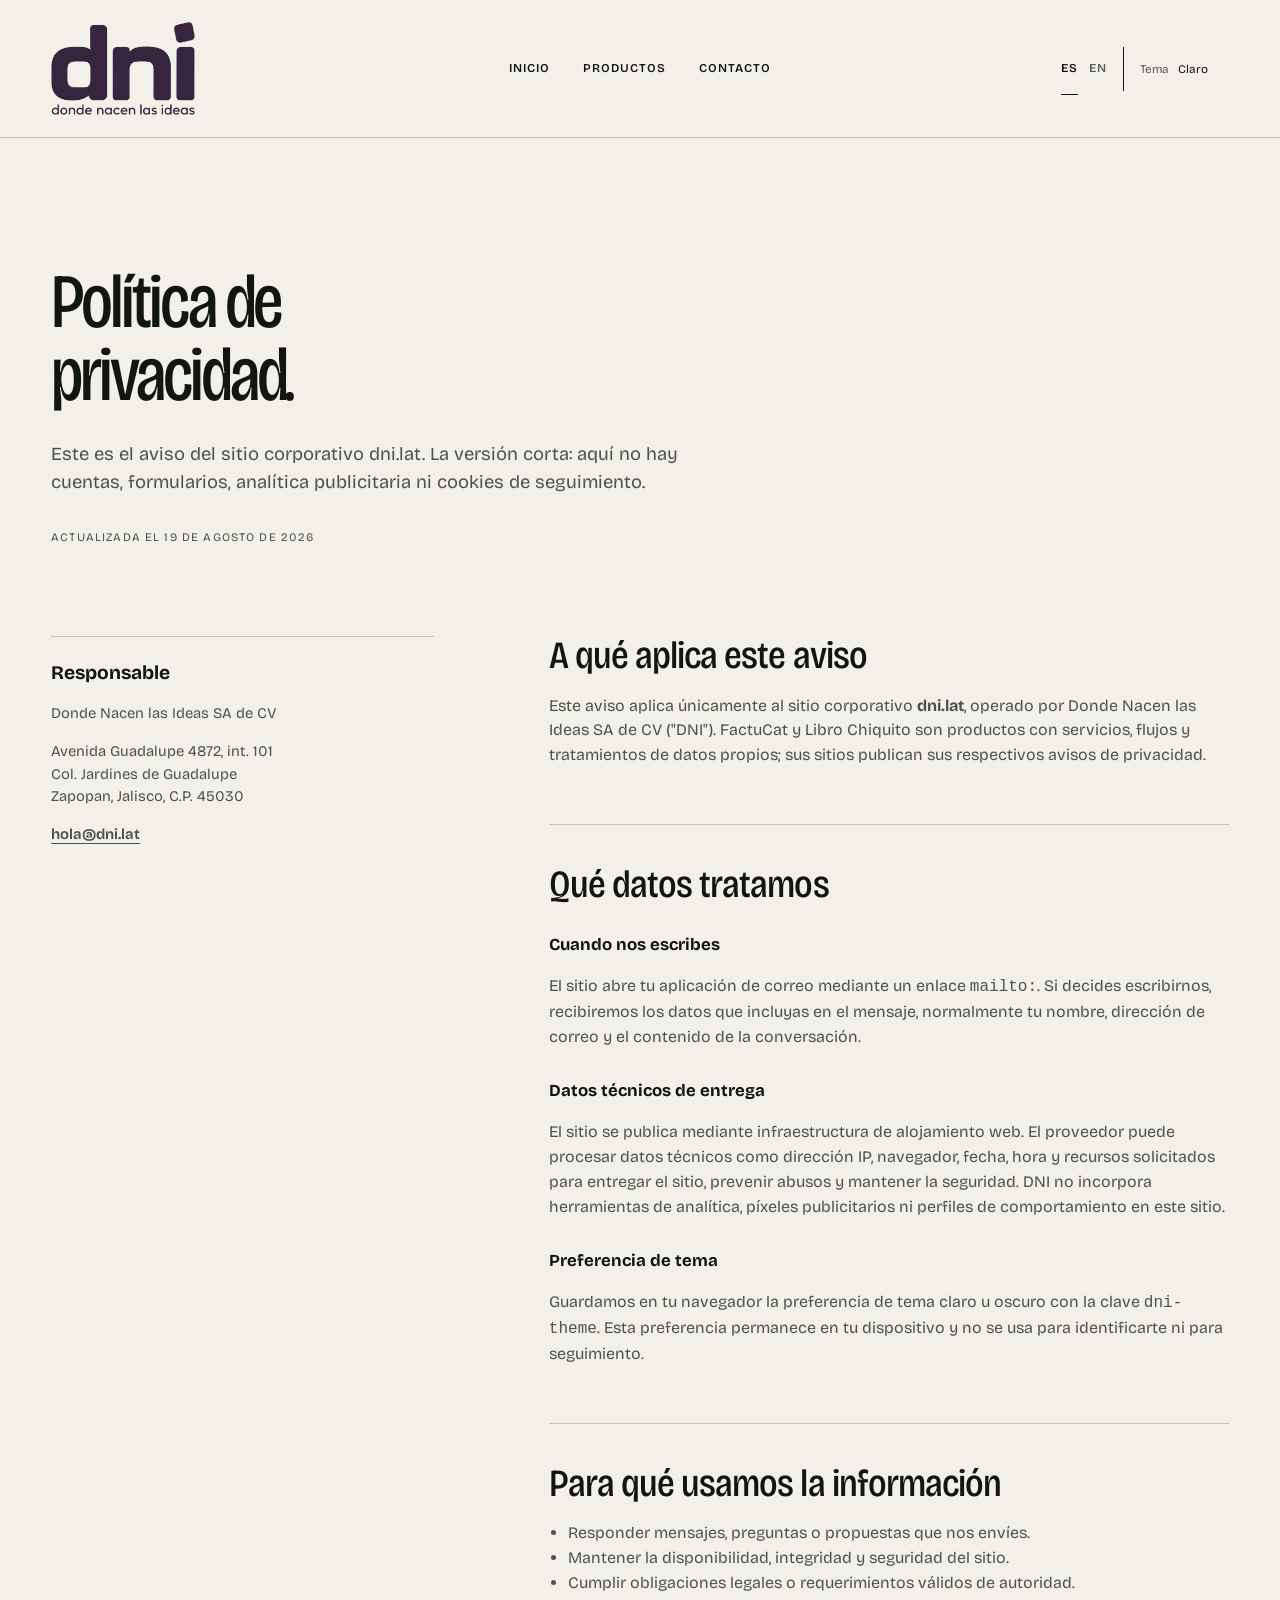
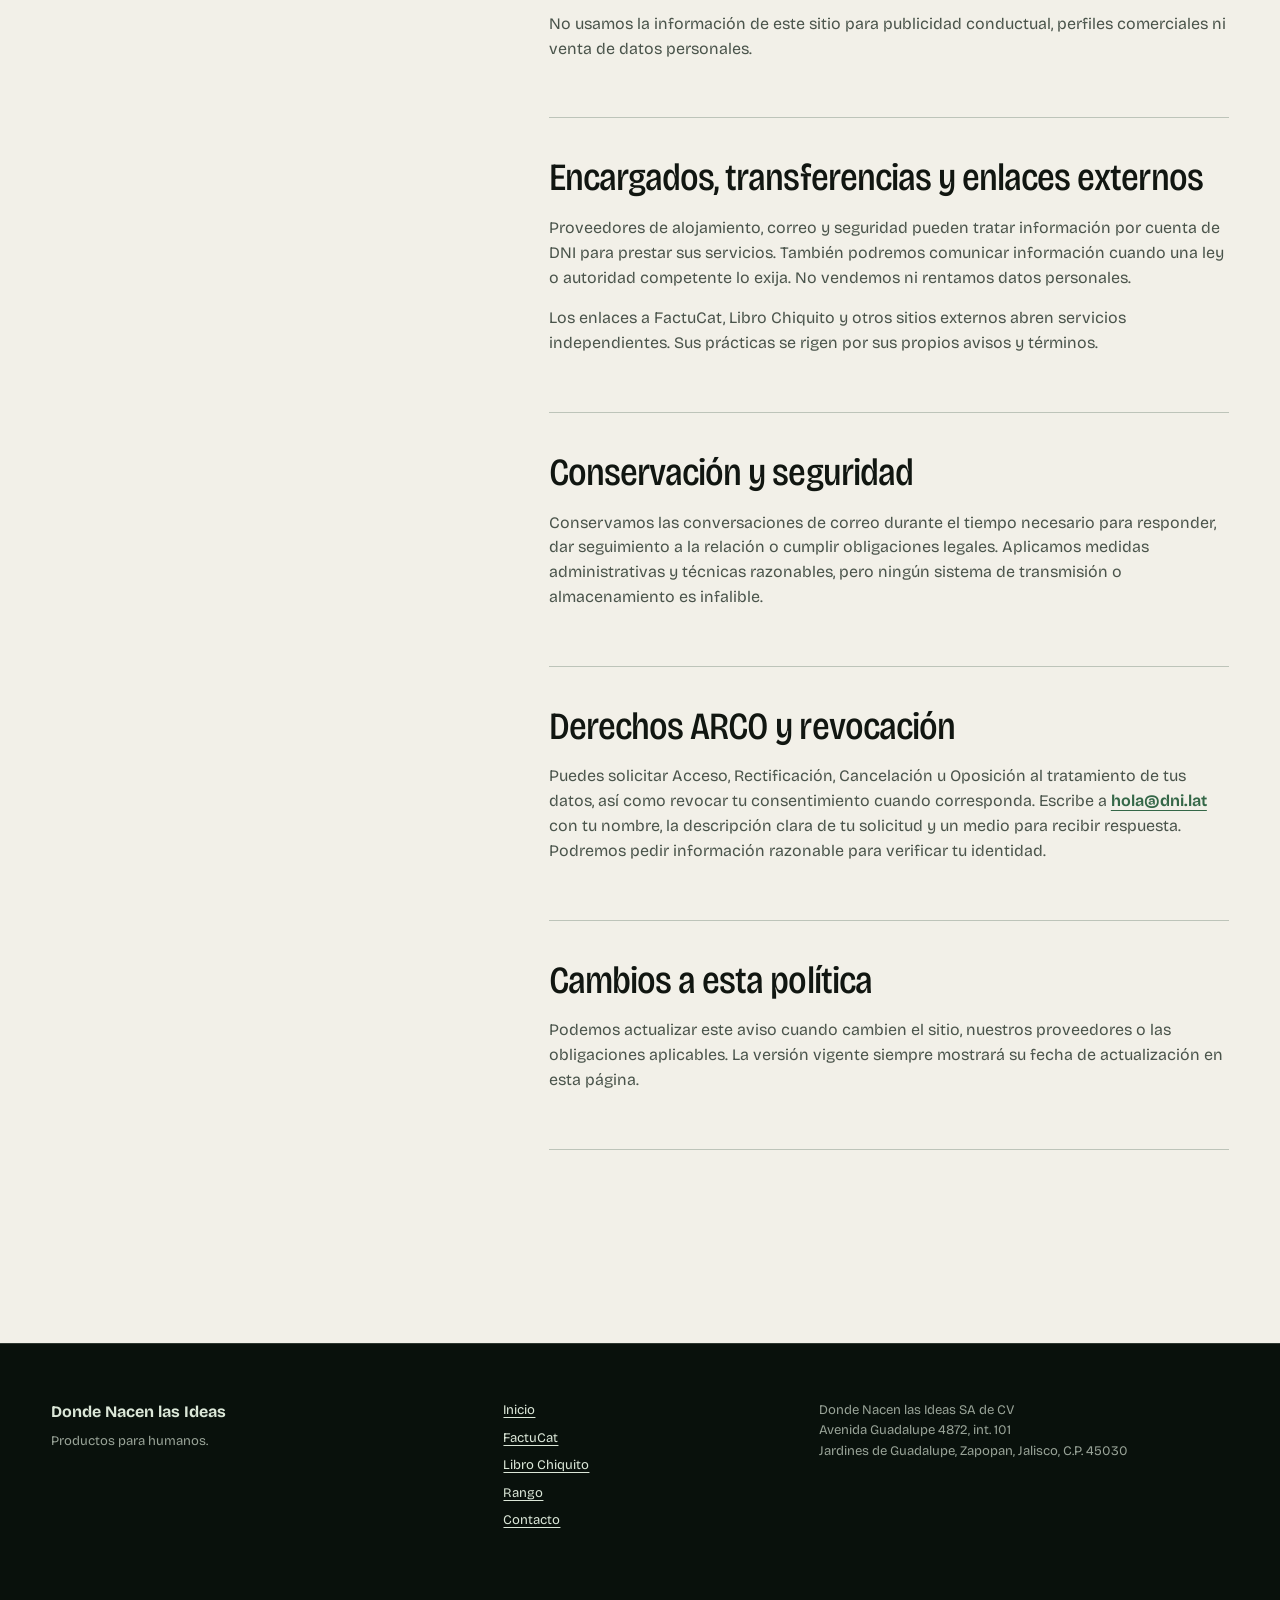
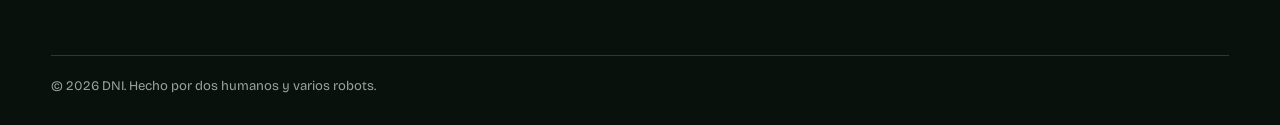
<file: privacidad/index.html>
<!doctype html>
<html lang="es">
  <head>
    <meta charset="utf-8">
    <meta name="viewport" content="width=device-width, initial-scale=1">
    <title>Política de privacidad — Donde Nacen las Ideas</title>
    <meta name="description" content="Aviso de privacidad del sitio corporativo dni.lat de Donde Nacen las Ideas SA de CV.">
    <meta name="theme-color" content="#f2f0e8">
    <meta name="color-scheme" content="light dark">
    <link rel="canonical" href="https://dni.lat/privacidad/">
    <link rel="alternate" hreflang="es" href="https://dni.lat/privacidad/">
    <link rel="alternate" hreflang="en" href="https://dni.lat/en/privacy/">
    <link rel="alternate" hreflang="x-default" href="https://dni.lat/privacidad/">
    <link rel="icon" href="/assets/brand/dni-favicon-v1.ico" type="image/x-icon">
    <link rel="icon" href="/assets/brand/dni-icon-32-v1.png" type="image/png" sizes="32x32">
    <link rel="icon" href="/assets/brand/dni-icon-dark-32-v1.png" type="image/png" sizes="32x32" media="(prefers-color-scheme: dark)">
    <link rel="apple-touch-icon" href="/assets/brand/dni-apple-touch-180-v1.png" sizes="180x180">
    <link rel="preload" href="/assets/fonts/bricolage-grotesque-var-2.woff2" as="font" type="font/woff2" crossorigin>
    <link rel="stylesheet" href="/assets/styles.css?v=rango-manny-v1">
    <script>
      (() => {
        document.documentElement.classList.add("js");
        try {
          const saved = localStorage.getItem("dni-theme");
          const systemDark = window.matchMedia("(prefers-color-scheme: dark)").matches;
          document.documentElement.dataset.theme = saved === "light" || saved === "dark" ? saved : (systemDark ? "dark" : "light");
        } catch {
          document.documentElement.dataset.theme = "light";
        }
      })();
    </script>
  </head>
  <body class="legal-page" data-locale="es">
    <a class="skip-link" href="#contenido">Saltar al contenido</a>
    <header class="site-header legal-header">
      <a class="brand" href="/" aria-label="Donde Nacen las Ideas, inicio">
        <img class="brand__logo" src="/assets/brand/dni-indie-v1.png" alt="" width="1061" height="682" loading="eager">
      </a>
      <nav class="primary-nav" aria-label="Navegación principal">
        <a href="/">Inicio</a>
        <a href="/#productos">Productos</a>
        <a href="mailto:hola@dni.lat">Contacto</a>
      </nav>
      <div class="site-tools">
        <nav class="language-nav" aria-label="Idioma">
          <a href="/privacidad/" aria-current="page">ES</a>
          <a href="/en/privacy/" lang="en">EN</a>
        </nav>
        <button class="plain-control theme-toggle" type="button" aria-label="Cambiar tema" aria-pressed="false">
          <span aria-hidden="true">Tema</span>
          <span data-theme-label>Claro</span>
        </button>
      </div>
    </header>

    <main id="contenido">
      <header class="legal-hero">
        <h1>Política de privacidad.</h1>
        <p>Este es el aviso del sitio corporativo dni.lat. La versión corta: aquí no hay cuentas, formularios, analítica publicitaria ni cookies de seguimiento.</p>
        <time datetime="2026-08-19">Actualizada el 19 de agosto de 2026</time>
      </header>

      <div class="legal-layout">
        <aside class="legal-summary" aria-label="Responsable del tratamiento">
          <strong>Responsable</strong>
          <p>Donde Nacen las Ideas SA de CV</p>
          <address>Avenida Guadalupe 4872, int. 101<br>Col. Jardines de Guadalupe<br>Zapopan, Jalisco, C.P. 45030</address>
          <p><a href="mailto:hola@dni.lat">hola@dni.lat</a></p>
        </aside>

        <article class="legal-copy">
          <section class="legal-section">
            <h2>A qué aplica este aviso</h2>
            <p>Este aviso aplica únicamente al sitio corporativo <strong>dni.lat</strong>, operado por Donde Nacen las Ideas SA de CV ("DNI"). FactuCat y Libro Chiquito son productos con servicios, flujos y tratamientos de datos propios; sus sitios publican sus respectivos avisos de privacidad.</p>
          </section>

          <section class="legal-section">
            <h2>Qué datos tratamos</h2>
            <h3>Cuando nos escribes</h3>
            <p>El sitio abre tu aplicación de correo mediante un enlace <code>mailto:</code>. Si decides escribirnos, recibiremos los datos que incluyas en el mensaje, normalmente tu nombre, dirección de correo y el contenido de la conversación.</p>
            <h3>Datos técnicos de entrega</h3>
            <p>El sitio se publica mediante infraestructura de alojamiento web. El proveedor puede procesar datos técnicos como dirección IP, navegador, fecha, hora y recursos solicitados para entregar el sitio, prevenir abusos y mantener la seguridad. DNI no incorpora herramientas de analítica, píxeles publicitarios ni perfiles de comportamiento en este sitio.</p>
            <h3>Preferencia de tema</h3>
            <p>Guardamos en tu navegador la preferencia de tema claro u oscuro con la clave <code>dni-theme</code>. Esta preferencia permanece en tu dispositivo y no se usa para identificarte ni para seguimiento.</p>
          </section>

          <section class="legal-section">
            <h2>Para qué usamos la información</h2>
            <ul>
              <li>Responder mensajes, preguntas o propuestas que nos envíes.</li>
              <li>Mantener la disponibilidad, integridad y seguridad del sitio.</li>
              <li>Cumplir obligaciones legales o requerimientos válidos de autoridad.</li>
            </ul>
            <p>No usamos la información de este sitio para publicidad conductual, perfiles comerciales ni venta de datos personales.</p>
          </section>

          <section class="legal-section">
            <h2>Encargados, transferencias y enlaces externos</h2>
            <p>Proveedores de alojamiento, correo y seguridad pueden tratar información por cuenta de DNI para prestar sus servicios. También podremos comunicar información cuando una ley o autoridad competente lo exija. No vendemos ni rentamos datos personales.</p>
            <p>Los enlaces a FactuCat, Libro Chiquito y otros sitios externos abren servicios independientes. Sus prácticas se rigen por sus propios avisos y términos.</p>
          </section>

          <section class="legal-section">
            <h2>Conservación y seguridad</h2>
            <p>Conservamos las conversaciones de correo durante el tiempo necesario para responder, dar seguimiento a la relación o cumplir obligaciones legales. Aplicamos medidas administrativas y técnicas razonables, pero ningún sistema de transmisión o almacenamiento es infalible.</p>
          </section>

          <section class="legal-section">
            <h2>Derechos ARCO y revocación</h2>
            <p>Puedes solicitar Acceso, Rectificación, Cancelación u Oposición al tratamiento de tus datos, así como revocar tu consentimiento cuando corresponda. Escribe a <a href="mailto:hola@dni.lat">hola@dni.lat</a> con tu nombre, la descripción clara de tu solicitud y un medio para recibir respuesta. Podremos pedir información razonable para verificar tu identidad.</p>
          </section>

          <section class="legal-section">
            <h2>Cambios a esta política</h2>
            <p>Podemos actualizar este aviso cuando cambien el sitio, nuestros proveedores o las obligaciones aplicables. La versión vigente siempre mostrará su fecha de actualización en esta página.</p>
          </section>
        </article>
      </div>
    </main>

    <footer class="site-footer">
      <div class="site-footer__brand"><strong>Donde Nacen las Ideas</strong><span>Productos para humanos.</span></div>
      <div class="site-footer__links"><a href="/">Inicio</a><a href="https://factucat.com/">FactuCat</a><a href="https://librochiquito.com/">Libro Chiquito</a><a href="https://rangosalud.com">Rango</a><a href="mailto:hola@dni.lat">Contacto</a></div>
      <address>Donde Nacen las Ideas SA de CV<br>Avenida Guadalupe 4872, int. 101<br>Jardines de Guadalupe, Zapopan, Jalisco, C.P. 45030</address>
      <p class="site-footer__copy">© 2026 DNI. Hecho por dos humanos y varios robots.</p>
    </footer>
    <script src="/assets/site.js"></script>
  </body>
</html>
</file>
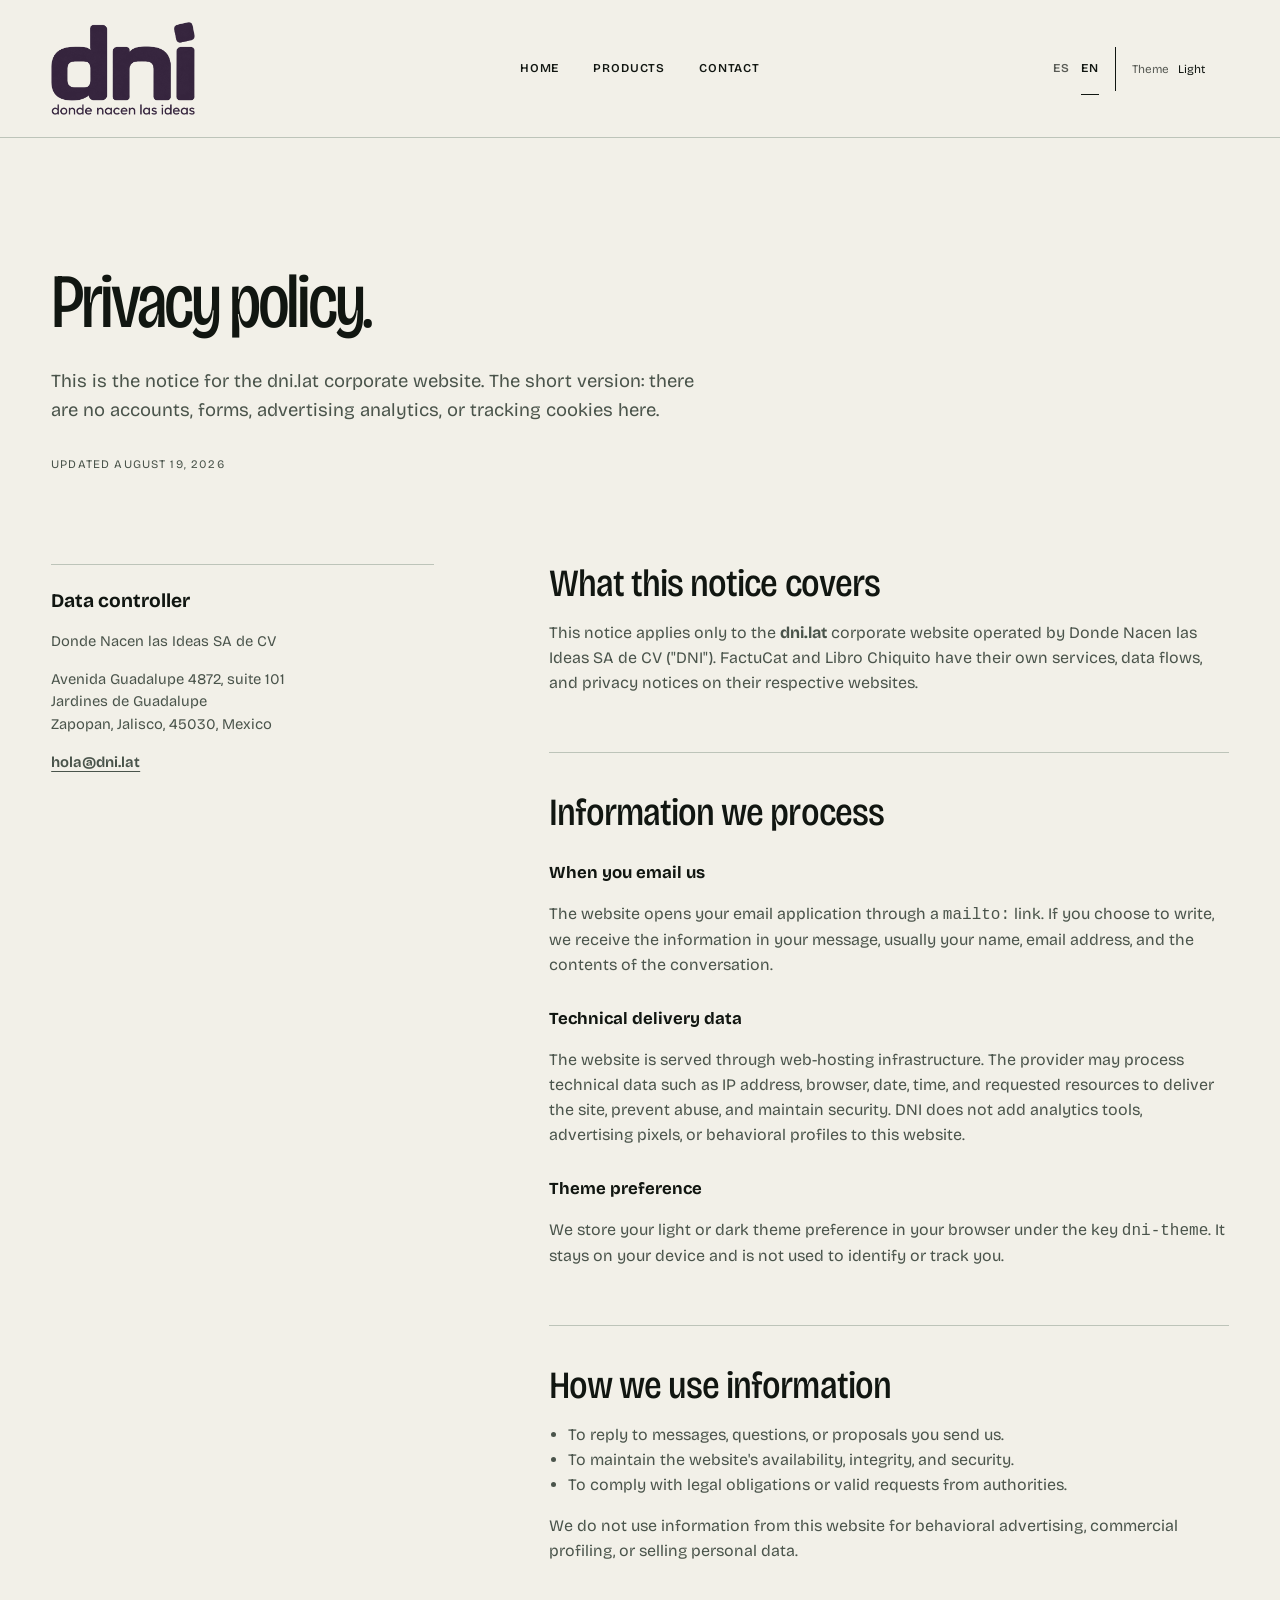
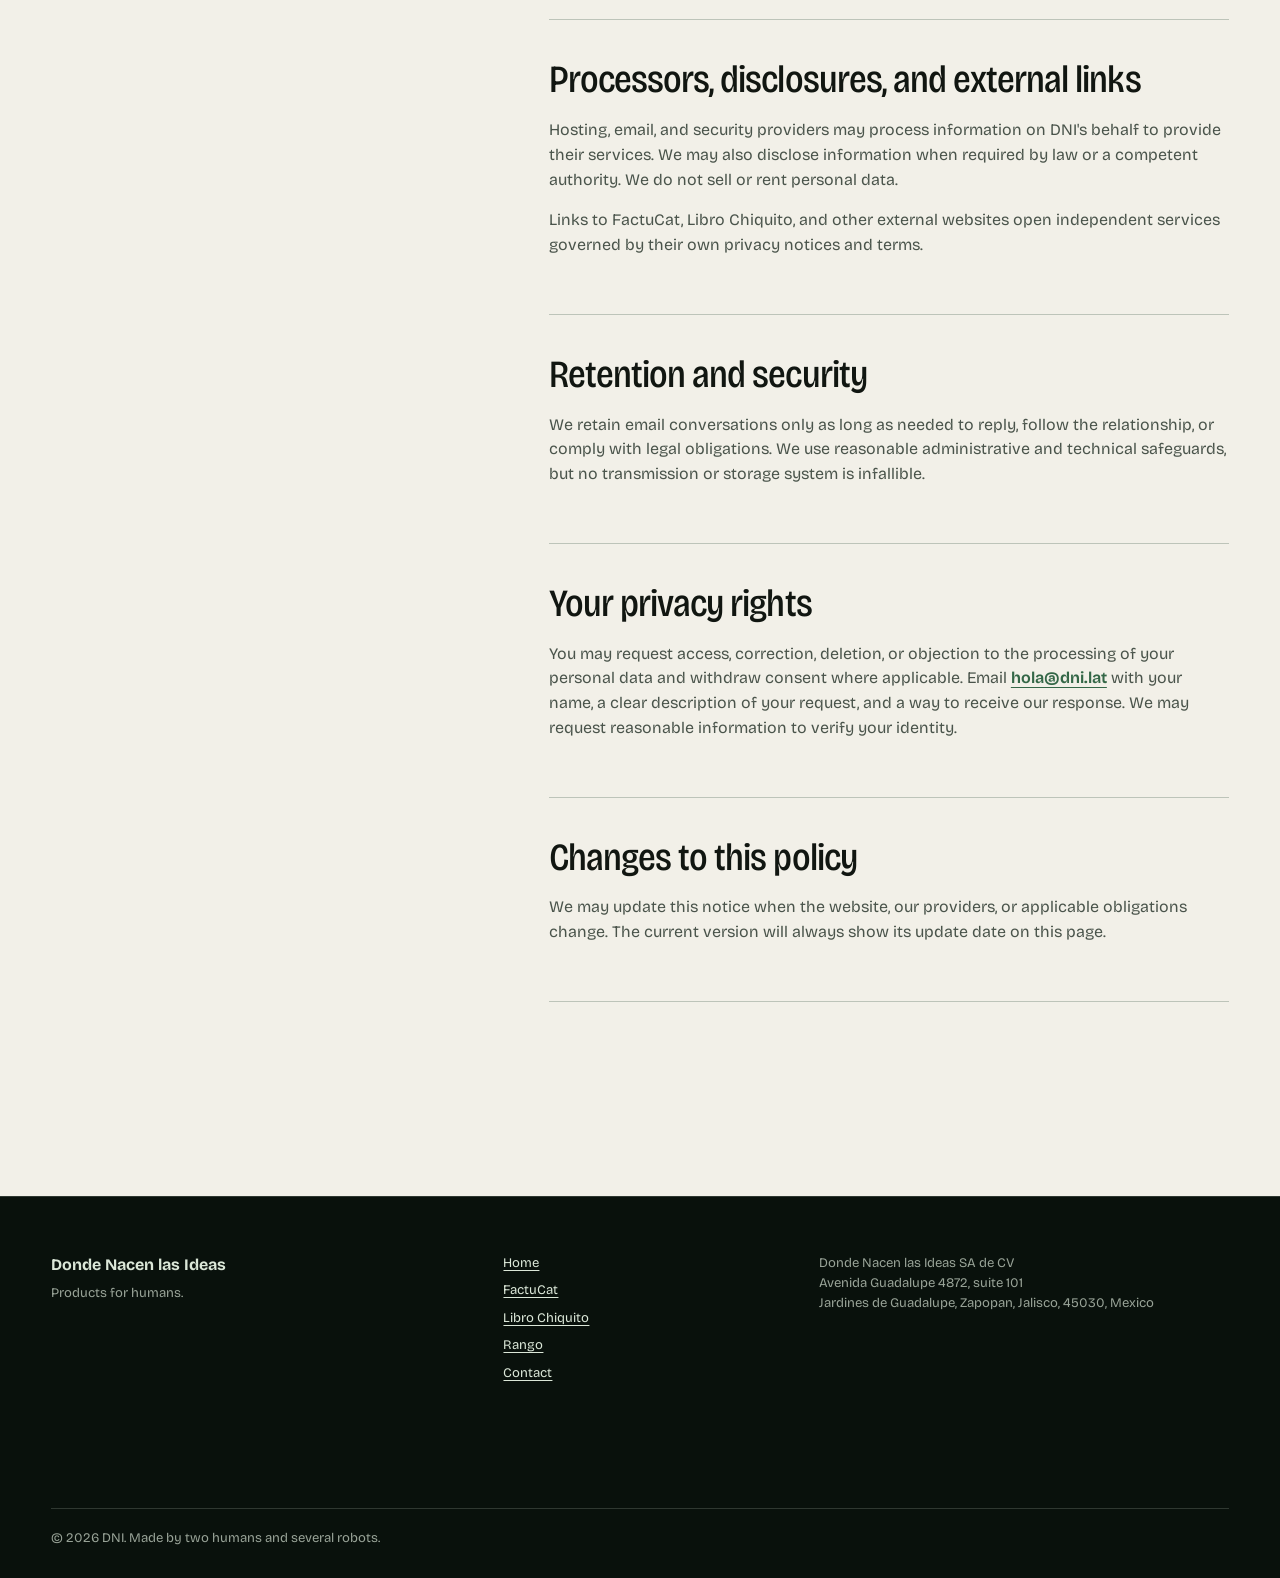
<file: en/privacy/index.html>
<!doctype html>
<html lang="en">
  <head>
    <meta charset="utf-8">
    <meta name="viewport" content="width=device-width, initial-scale=1">
    <title>Privacy policy — Donde Nacen las Ideas</title>
    <meta name="description" content="Privacy notice for the dni.lat corporate website operated by Donde Nacen las Ideas SA de CV.">
    <meta name="theme-color" content="#f2f0e8">
    <meta name="color-scheme" content="light dark">
    <link rel="canonical" href="https://dni.lat/en/privacy/">
    <link rel="alternate" hreflang="es" href="https://dni.lat/privacidad/">
    <link rel="alternate" hreflang="en" href="https://dni.lat/en/privacy/">
    <link rel="alternate" hreflang="x-default" href="https://dni.lat/privacidad/">
    <link rel="icon" href="/assets/brand/dni-favicon-v1.ico" type="image/x-icon">
    <link rel="icon" href="/assets/brand/dni-icon-32-v1.png" type="image/png" sizes="32x32">
    <link rel="icon" href="/assets/brand/dni-icon-dark-32-v1.png" type="image/png" sizes="32x32" media="(prefers-color-scheme: dark)">
    <link rel="apple-touch-icon" href="/assets/brand/dni-apple-touch-180-v1.png" sizes="180x180">
    <link rel="preload" href="/assets/fonts/bricolage-grotesque-var-2.woff2" as="font" type="font/woff2" crossorigin>
    <link rel="stylesheet" href="/assets/styles.css?v=rango-manny-v1">
    <script>
      (() => {
        document.documentElement.classList.add("js");
        try {
          const saved = localStorage.getItem("dni-theme");
          const systemDark = window.matchMedia("(prefers-color-scheme: dark)").matches;
          document.documentElement.dataset.theme = saved === "light" || saved === "dark" ? saved : (systemDark ? "dark" : "light");
        } catch {
          document.documentElement.dataset.theme = "light";
        }
      })();
    </script>
  </head>
  <body class="legal-page" data-locale="en">
    <a class="skip-link" href="#content">Skip to content</a>
    <header class="site-header legal-header">
      <a class="brand" href="/en/" aria-label="Donde Nacen las Ideas, home">
        <img class="brand__logo" src="/assets/brand/dni-indie-v1.png" alt="" width="1061" height="682" loading="eager">
      </a>
      <nav class="primary-nav" aria-label="Main navigation">
        <a href="/en/">Home</a>
        <a href="/en/#products">Products</a>
        <a href="mailto:hola@dni.lat">Contact</a>
      </nav>
      <div class="site-tools">
        <nav class="language-nav" aria-label="Language">
          <a href="/privacidad/" lang="es">ES</a>
          <a href="/en/privacy/" aria-current="page">EN</a>
        </nav>
        <button class="plain-control theme-toggle" type="button" aria-label="Change theme" aria-pressed="false">
          <span aria-hidden="true">Theme</span>
          <span data-theme-label>Light</span>
        </button>
      </div>
    </header>

    <main id="content">
      <header class="legal-hero">
        <h1>Privacy policy.</h1>
        <p>This is the notice for the dni.lat corporate website. The short version: there are no accounts, forms, advertising analytics, or tracking cookies here.</p>
        <time datetime="2026-08-19">Updated August 19, 2026</time>
      </header>

      <div class="legal-layout">
        <aside class="legal-summary" aria-label="Data controller">
          <strong>Data controller</strong>
          <p>Donde Nacen las Ideas SA de CV</p>
          <address>Avenida Guadalupe 4872, suite 101<br>Jardines de Guadalupe<br>Zapopan, Jalisco, 45030, Mexico</address>
          <p><a href="mailto:hola@dni.lat">hola@dni.lat</a></p>
        </aside>

        <article class="legal-copy">
          <section class="legal-section">
            <h2>What this notice covers</h2>
            <p>This notice applies only to the <strong>dni.lat</strong> corporate website operated by Donde Nacen las Ideas SA de CV ("DNI"). FactuCat and Libro Chiquito have their own services, data flows, and privacy notices on their respective websites.</p>
          </section>

          <section class="legal-section">
            <h2>Information we process</h2>
            <h3>When you email us</h3>
            <p>The website opens your email application through a <code>mailto:</code> link. If you choose to write, we receive the information in your message, usually your name, email address, and the contents of the conversation.</p>
            <h3>Technical delivery data</h3>
            <p>The website is served through web-hosting infrastructure. The provider may process technical data such as IP address, browser, date, time, and requested resources to deliver the site, prevent abuse, and maintain security. DNI does not add analytics tools, advertising pixels, or behavioral profiles to this website.</p>
            <h3>Theme preference</h3>
            <p>We store your light or dark theme preference in your browser under the key <code>dni-theme</code>. It stays on your device and is not used to identify or track you.</p>
          </section>

          <section class="legal-section">
            <h2>How we use information</h2>
            <ul>
              <li>To reply to messages, questions, or proposals you send us.</li>
              <li>To maintain the website's availability, integrity, and security.</li>
              <li>To comply with legal obligations or valid requests from authorities.</li>
            </ul>
            <p>We do not use information from this website for behavioral advertising, commercial profiling, or selling personal data.</p>
          </section>

          <section class="legal-section">
            <h2>Processors, disclosures, and external links</h2>
            <p>Hosting, email, and security providers may process information on DNI's behalf to provide their services. We may also disclose information when required by law or a competent authority. We do not sell or rent personal data.</p>
            <p>Links to FactuCat, Libro Chiquito, and other external websites open independent services governed by their own privacy notices and terms.</p>
          </section>

          <section class="legal-section">
            <h2>Retention and security</h2>
            <p>We retain email conversations only as long as needed to reply, follow the relationship, or comply with legal obligations. We use reasonable administrative and technical safeguards, but no transmission or storage system is infallible.</p>
          </section>

          <section class="legal-section">
            <h2>Your privacy rights</h2>
            <p>You may request access, correction, deletion, or objection to the processing of your personal data and withdraw consent where applicable. Email <a href="mailto:hola@dni.lat">hola@dni.lat</a> with your name, a clear description of your request, and a way to receive our response. We may request reasonable information to verify your identity.</p>
          </section>

          <section class="legal-section">
            <h2>Changes to this policy</h2>
            <p>We may update this notice when the website, our providers, or applicable obligations change. The current version will always show its update date on this page.</p>
          </section>
        </article>
      </div>
    </main>

    <footer class="site-footer">
      <div class="site-footer__brand"><strong>Donde Nacen las Ideas</strong><span>Products for humans.</span></div>
      <div class="site-footer__links"><a href="/en/">Home</a><a href="https://factucat.com/">FactuCat</a><a href="https://librochiquito.com/">Libro Chiquito</a><a href="https://rangosalud.com">Rango</a><a href="mailto:hola@dni.lat">Contact</a></div>
      <address>Donde Nacen las Ideas SA de CV<br>Avenida Guadalupe 4872, suite 101<br>Jardines de Guadalupe, Zapopan, Jalisco, 45030, Mexico</address>
      <p class="site-footer__copy">© 2026 DNI. Made by two humans and several robots.</p>
    </footer>
    <script src="/assets/site.js"></script>
  </body>
</html>
</file>
<file: assets/styles.css>
@font-face {
  font-family: "Bricolage Grotesque";
  src: url("/assets/fonts/bricolage-grotesque-var-2.woff2") format("woff2");
  font-style: normal;
  font-weight: 200 800;
  font-stretch: 75% 100%;
  font-display: swap;
  unicode-range: U+0000-00FF, U+0131, U+0152-0153, U+02BB-02BC, U+02C6, U+02DA, U+02DC, U+0304, U+0308, U+0329, U+2000-206F, U+20AC, U+2122, U+2191, U+2193, U+2212, U+2215, U+FEFF, U+FFFD;
}

:root {
  color-scheme: light;
  --font: "Bricolage Grotesque", "Arial Narrow", sans-serif;
  --paper: #f2f0e8;
  --paper-raised: #faf9f4;
  --ink: #111611;
  --ink-muted: #4a544b;
  --line: #bdc4b9;
  --forest: #09110c;
  --forest-raised: #102118;
  --moss: #346747;
  --leaf: #a6df91;
  --amber: #f0a74e;
  --lilac: #c3a8ff;
  --peach: #ff9b78;
  --gutter: clamp(1.25rem, 4vw, 4.5rem);
  --content: 91rem;
  --ease-out: cubic-bezier(0.16, 1, 0.3, 1);
}

:root[data-theme="dark"] {
  color-scheme: dark;
  --paper: #0c130f;
  --paper-raised: #111b15;
  --ink: #edf2e9;
  --ink-muted: #aeb9ad;
  --line: #344239;
}

*, *::before, *::after { box-sizing: border-box; }

html { scroll-behavior: smooth; }

body {
  margin: 0;
  min-width: 20rem;
  font-family: var(--font);
  font-size: 1rem;
  line-height: 1.55;
  color: var(--ink);
  background: var(--paper);
  text-rendering: optimizeLegibility;
  -webkit-font-smoothing: antialiased;
  transition: background-color 280ms ease, color 280ms ease;
}

::selection { color: var(--forest); background: var(--leaf); }

::-webkit-scrollbar { width: 10px; }
::-webkit-scrollbar-track { background: var(--paper); }
::-webkit-scrollbar-thumb { border: 3px solid var(--paper); background: var(--moss); }

button, a { -webkit-tap-highlight-color: transparent; }
button, input, textarea, select { font: inherit; }
a { color: inherit; text-decoration-thickness: 1px; text-underline-offset: .24em; }
img, video, svg { display: block; max-width: 100%; }
address { font-style: normal; }
[hidden] { display: none !important; }

:focus-visible {
  outline: 2px solid #f6f5ef;
  outline-offset: 2px;
  box-shadow: 0 0 0 5px #173521;
}

.skip-link {
  position: fixed;
  z-index: 100;
  top: 1rem;
  left: 1rem;
  padding: .8rem 1rem;
  color: var(--forest);
  background: var(--paper-raised);
  transform: translateY(-180%);
  transition: transform 180ms var(--ease-out);
}
.skip-link:focus { transform: translateY(0); }

.section-shell {
  width: min(100%, var(--content));
  margin-inline: auto;
  padding-inline: var(--gutter);
}

.site-header {
  display: grid;
  grid-template-columns: 1fr auto 1fr;
  align-items: center;
  gap: 1.5rem;
  width: 100%;
  padding: 1.4rem var(--gutter);
}

.site-header--overlay {
  position: absolute;
  z-index: 20;
  inset: 0 0 auto;
  color: #f6f5ef;
  border-bottom: 1px solid rgb(246 245 239 / .24);
}

.brand {
  display: flex;
  width: max-content;
  text-decoration: none;
}

.brand__logo {
  width: 9rem;
  height: auto;
}

/* Exact white recoloring preserves the approved artwork's alpha and geometry. */
.site-header--overlay .brand__logo,
:root[data-theme="dark"] .brand__logo {
  filter: brightness(0) invert(1);
}

.primary-nav, .language-nav, .site-tools {
  display: flex;
  align-items: center;
}

.primary-nav { gap: clamp(1rem, 2.6vw, 2.5rem); }
.primary-nav a, .language-nav a {
  position: relative;
  display: inline-flex;
  align-items: center;
  min-height: 2.75rem;
  font-size: .75rem;
  font-weight: 580;
  letter-spacing: .08em;
  text-transform: uppercase;
  text-decoration: none;
}
.primary-nav a::after, .language-nav a::after {
  content: "";
  position: absolute;
  inset: auto 0 -.28rem;
  height: 1px;
  background: currentColor;
  transform: scaleX(0);
  transform-origin: right;
  transition: transform 220ms var(--ease-out);
}
.primary-nav a:hover::after, .primary-nav a:focus-visible::after,
.language-nav a:hover::after, .language-nav a:focus-visible::after,
.language-nav a[aria-current="page"]::after {
  transform: scaleX(1);
  transform-origin: left;
}

.site-tools { justify-content: flex-end; gap: 1rem; }
.language-nav { gap: .7rem; }
.language-nav a:not([aria-current="page"]) { opacity: .68; }

.plain-control, .motion-toggle {
  min-height: 2.75rem;
  border: 0;
  color: inherit;
  background: transparent;
  cursor: pointer;
}

.theme-toggle {
  display: flex;
  gap: .55rem;
  align-items: center;
  padding: 0 0 0 1rem;
  border-left: 1px solid currentColor;
  font-size: .73rem;
}
.theme-toggle span:first-child { opacity: .68; }
.theme-toggle span:last-child { min-width: 3.2rem; text-align: left; }

.hero {
  position: relative;
  min-height: max(100svh, 45rem);
  overflow: hidden;
  color: #f6f5ef;
  background: var(--forest);
  isolation: isolate;
}

.hero__media, .hero__shade, .hero__video, .hero__poster {
  position: absolute;
  inset: 0;
  width: 100%;
  height: 100%;
}

.hero__media { z-index: -2; overflow: hidden; }
.hero__video, .hero__poster { object-fit: cover; }
.hero__video { z-index: 2; opacity: 0; transition: opacity 700ms ease; }
.hero__video.is-ready { opacity: 1; }
.hero__poster {
  z-index: 1;
  transform: scale(1.04);
  animation: poster-drift 22s ease-in-out infinite alternate;
  transition: opacity 700ms ease;
}
.hero__poster.is-video-ready { opacity: 0; }

.hero__shade {
  z-index: -1;
  background:
    linear-gradient(90deg, rgb(3 9 5 / .84) 0%, rgb(3 9 5 / .44) 52%, rgb(3 9 5 / .16) 100%),
    linear-gradient(0deg, rgb(2 6 3 / .62) 0%, transparent 50%);
}

.hero__signal {
  position: absolute;
  z-index: 3;
  width: .45rem;
  height: .45rem;
  background: #dff8d4;
  box-shadow: 0 6px 18px rgb(4 12 7 / .45);
  animation: signal-float 8s var(--ease-out) infinite alternate;
}
.hero__signal::before {
  content: "";
  position: absolute;
  inset: -1.15rem;
  border: 1px solid rgb(211 244 200 / .32);
  animation: signal-pulse 3.8s ease-out infinite;
}
.hero__signal--one { top: 28%; left: 64%; }
.hero__signal--two { top: 56%; left: 79%; animation-delay: -2.4s; }
.hero__signal--three { top: 68%; left: 58%; animation-delay: -4.1s; }

.hero__content {
  position: absolute;
  left: var(--gutter);
  bottom: clamp(7.3rem, 14vh, 10rem);
  width: min(56rem, calc(100% - (2 * var(--gutter))));
}

.hero h1 {
  max-width: none;
  margin: 0;
  font-size: clamp(3.2rem, 7.4vw, 6rem);
  font-weight: 650;
  font-stretch: 80%;
  line-height: .86;
  letter-spacing: -.04em;
  text-wrap: balance;
}
.hero-line {
  display: block;
  width: max-content;
  max-width: 100%;
}
.hero-line--accent { color: var(--leaf); font-weight: 300; }
.hero-line--last { font-size: .78em; white-space: nowrap; }

.hero__intro {
  max-width: 48ch;
  margin: 1.8rem 0 1.4rem;
  color: rgb(246 245 239 / .84);
  font-size: clamp(1rem, 1.45vw, 1.22rem);
  line-height: 1.45;
}

.line-link {
  display: inline-flex;
  align-items: center;
  gap: 1rem;
  min-height: 3rem;
  border-bottom: 1px solid currentColor;
  font-size: .83rem;
  font-weight: 650;
  letter-spacing: .08em;
  text-transform: uppercase;
  text-decoration: none;
  transition: color 180ms ease, gap 220ms var(--ease-out);
}
.line-link:hover, .line-link:focus-visible { gap: 1.5rem; }
.line-link--light { color: #f6f5ef; }
.arrow-icon { width: 1.15rem; height: 1.15rem; fill: none; stroke: currentColor; stroke-width: 1.6; stroke-linecap: square; stroke-linejoin: miter; }

.hero__facts {
  position: absolute;
  right: var(--gutter);
  bottom: clamp(7.3rem, 14vh, 10rem);
  width: min(20rem, 28vw);
  border-top: 1px solid rgb(246 245 239 / .42);
}
.hero__facts p {
  display: grid;
  grid-template-columns: 5.3rem 1fr;
  gap: .6rem;
  margin: 0;
  padding: .65rem 0;
  border-bottom: 1px solid rgb(246 245 239 / .2);
  font-size: .78rem;
}
.hero__facts span { color: rgb(246 245 239 / .54); }

.motion-toggle {
  position: absolute;
  right: var(--gutter);
  bottom: 1.5rem;
  display: flex;
  align-items: center;
  gap: .65rem;
  padding: 0;
  font-size: .72rem;
  letter-spacing: .045em;
}
.motion-toggle__indicator {
  width: .55rem;
  height: .55rem;
  background: var(--leaf);
  animation: motion-indicator 1.5s ease-in-out infinite alternate;
}
:root[data-motion="paused"] .motion-toggle__indicator { animation: none; background: #f6f5ef; }
:root[data-motion="paused"] .hero__poster,
:root[data-motion="paused"] .hero__signal,
:root[data-motion="paused"] .hero__signal::before { animation-play-state: paused; }

.studio {
  display: grid;
  grid-template-columns: 1.14fr .86fr;
  gap: clamp(3rem, 10vw, 10rem);
  padding-block: clamp(7rem, 14vw, 13rem);
}
.studio__statement h2, .products__intro h2, .team h2, .contact h2, .manifesto__header h2, .legal-hero h1 {
  margin: 0;
  font-size: clamp(2.7rem, 6vw, 6rem);
  font-weight: 420;
  font-stretch: 82%;
  line-height: .94;
  letter-spacing: -.04em;
  text-wrap: balance;
}
.studio__statement > p {
  max-width: 50ch;
  margin: 2rem 0 0 auto;
  color: var(--ink-muted);
  font-size: clamp(1.08rem, 1.6vw, 1.35rem);
}
.team-ledger { margin: 0; border-top: 1px solid var(--line); }
.team-ledger > div { padding: 1.2rem 0 1.5rem; border-bottom: 1px solid var(--line); }
.team-ledger dt { margin-bottom: 1.35rem; color: var(--ink-muted); font-size: .72rem; letter-spacing: .11em; text-transform: uppercase; }
.team-ledger dd { display: grid; grid-template-columns: minmax(7.5rem, .7fr) 1.3fr; gap: 1rem; margin: 0; }
.team-ledger strong { font-size: 1.12rem; font-weight: 650; }
.team-ledger span { color: var(--ink-muted); }

.manifesto { color: #edf5e9; background: var(--forest); }
.manifesto__header {
  display: grid;
  grid-template-columns: 1.35fr .65fr;
  align-items: end;
  gap: clamp(2rem, 7vw, 8rem);
  padding-block: clamp(6.5rem, 11vw, 10rem);
}
.manifesto__header h2 { max-width: 12ch; }
.manifesto__header > p { max-width: 34ch; margin: 0; color: rgb(237 245 233 / .68); font-size: 1.16rem; }
.manifesto__lines { border-top: 1px solid rgb(237 245 233 / .25); }
.manifesto__lines article {
  display: grid;
  grid-template-columns: minmax(0, 1.35fr) minmax(18rem, .65fr);
  gap: clamp(2rem, 7vw, 8rem);
  padding: clamp(2rem, 4.2vw, 4rem) var(--gutter);
  border-bottom: 1px solid rgb(237 245 233 / .18);
}
.manifesto__lines h3 { margin: 0; font-size: clamp(2rem, 4.1vw, 4.4rem); font-weight: 310; font-stretch: 82%; line-height: 1; letter-spacing: -.035em; }
.manifesto__lines p { max-width: 38ch; margin: .35rem 0 0; color: rgb(237 245 233 / .68); font-size: 1.05rem; }

.products {
  padding-top: clamp(7rem, 14vw, 13rem);
  padding-bottom: clamp(5rem, 8vw, 8rem);
}
.products__intro { display: grid; grid-template-columns: 1.3fr .7fr; align-items: end; gap: clamp(2rem, 7vw, 8rem); margin-bottom: clamp(4rem, 8vw, 7rem); }
.products__intro h2 { max-width: 11ch; }
.products__intro p { max-width: 33ch; margin: 0; color: var(--ink-muted); font-size: 1.12rem; }

.product-stage {
  display: grid;
  grid-template-columns: .92fr 1.08fr;
  min-height: 48rem;
  margin-top: 1.5rem;
  overflow: hidden;
  color: #14131a;
  background: var(--paper-raised);
}
.product-stage__copy { display: flex; flex-direction: column; align-items: flex-start; justify-content: flex-end; padding: clamp(2rem, 5vw, 5rem); }
.product-logo { width: min(16rem, 70%); height: auto; margin-bottom: auto; }
.product-logo--libro { width: min(14rem, 66%); }
.product-stage h3 { max-width: 12ch; margin: 5rem 0 1.3rem; font-size: clamp(2.5rem, 4.5vw, 4.8rem); font-weight: 420; font-stretch: 82%; line-height: .95; letter-spacing: -.04em; text-wrap: balance; }
.product-stage__copy > p { max-width: 47ch; margin: 0 0 1.4rem; font-size: 1.05rem; }
.product-stage--factucat { background: #d8ceef; }
.product-stage--factucat .line-link { color: #3a255b; }
.product-stage--libro { color: #26150f; background: #ffb496; }
.product-stage--libro .line-link { color: #6d2e1e; }

.product-stage--rango { color: #243e40; background: #e5eddf; }
.product-identity { display: flex; align-items: center; gap: .85rem; margin-bottom: auto; }
.product-identity img { width: 3.25rem; height: 3.25rem; }
.product-identity span { font-size: 2rem; font-weight: 650; letter-spacing: -.04em; }
.rango-scene { position: relative; min-height: 32rem; background: #faf6ed; }
.rango-scene img { position: absolute; inset: 0; width: 100%; height: 100%; object-fit: cover; }

.factucat-demo {
  position: relative;
  display: grid;
  align-content: center;
  gap: 1.35rem;
  padding: clamp(2rem, 7vw, 7rem);
  color: #edeaf8;
  background:
    linear-gradient(140deg, rgb(195 168 255 / .22), transparent 48%),
    #241b35;
}
.factucat-demo::before { content: ""; position: absolute; inset: 10% 8%; border: 1px solid rgb(237 234 248 / .16); pointer-events: none; }
.demo-note { position: absolute; top: 1.6rem; right: 1.6rem; margin: 0; color: rgb(237 234 248 / .55); font-size: .68rem; letter-spacing: .1em; text-transform: uppercase; }
.demo-message { position: relative; width: min(26rem, 86%); padding: 1.35rem; border: 1px solid rgb(237 234 248 / .28); background: rgb(36 27 53 / .86); }
.demo-message--agent { justify-self: end; border-color: rgb(195 168 255 / .72); }
.demo-message span { display: block; margin-bottom: .55rem; color: var(--lilac); font-size: .68rem; letter-spacing: .12em; text-transform: uppercase; }
.demo-message p { margin: 0; font-size: clamp(1rem, 1.4vw, 1.2rem); }
.demo-path { display: flex; justify-content: center; gap: 1.2rem; }
.demo-path span { width: .35rem; height: .35rem; background: var(--lilac); opacity: .38; animation: demo-signal 1.6s ease-in-out infinite; }
.demo-path span:nth-child(2) { animation-delay: .16s; }
.demo-path span:nth-child(3) { animation-delay: .32s; }
.demo-path span:nth-child(4) { animation-delay: .48s; }

.book-demo { position: relative; display: grid; place-items: center; min-height: 36rem; overflow: hidden; background: #5b281c; }
.book-demo::before, .book-demo::after { content: ""; position: absolute; width: 74%; height: 140%; background: #7a3929; transform: rotate(22deg) translate(-54%, -8%); }
.book-demo::after { right: -18%; background: #321712; transform: rotate(-18deg) translate(38%, 2%); }
.book-demo__shadow { position: absolute; z-index: 1; width: min(24rem, 62%); aspect-ratio: 3 / 4; background: rgb(0 0 0 / .35); filter: blur(32px); transform: translate(1.6rem, 2.2rem) rotate(4deg); }
.book-demo__cover { position: relative; z-index: 2; display: flex; flex-direction: column; align-items: center; justify-content: space-between; width: min(23rem, 60%); aspect-ratio: 3 / 4; padding: clamp(1.5rem, 3vw, 2.7rem); color: #3a241b; background: #f7dfb8; box-shadow: 0 28px 65px rgb(34 12 7 / .44); transform: rotate(4deg); }
.book-demo__cover span, .book-demo__cover small { font-size: .68rem; letter-spacing: .11em; text-align: center; text-transform: uppercase; }
.book-demo__cover strong { max-width: 7ch; font-size: clamp(2rem, 4vw, 4rem); font-weight: 650; font-stretch: 82%; line-height: .88; letter-spacing: -.04em; text-align: center; }
.book-demo__cover i { width: 4.8rem; height: 3.2rem; border: 1px solid currentColor; border-radius: 52% 48% 61% 39% / 44% 57% 43% 56%; transform: rotate(-12deg); }

.team {
  display: grid;
  grid-template-columns: .72fr 1.28fr;
  gap: clamp(2rem, 9vw, 10rem);
  padding-top: clamp(5rem, 9vw, 8rem);
  padding-bottom: clamp(7rem, 14vw, 13rem);
  border-top: 1px solid var(--line);
}
.team h2 { max-width: 6ch; }
.team__body { max-width: 50rem; }
.team__body p { max-width: 58ch; color: var(--ink-muted); font-size: 1.08rem; }
.team__body .team__lead { max-width: 18ch; margin: 0 0 2.5rem; color: var(--ink); font-size: clamp(2rem, 4vw, 4.5rem); font-weight: 300; font-stretch: 82%; line-height: 1; letter-spacing: -.035em; }
.team__lead strong { color: var(--moss); font-weight: 650; }
:root[data-theme="dark"] .team__lead strong { color: var(--leaf); }

.contact { color: #edf5e9; background: #173521; }
.contact__inner { padding-block: clamp(7rem, 13vw, 12rem); }
.contact h2 { max-width: 13ch; }
.contact__email { display: inline-block; margin-top: clamp(3rem, 7vw, 6rem); border-bottom: 2px solid currentColor; font-size: clamp(2.4rem, 7vw, 6rem); font-weight: 260; font-stretch: 82%; line-height: 1; letter-spacing: -.04em; text-decoration: none; }
.contact p { margin: 1.2rem 0 0; color: rgb(237 245 233 / .64); }

.site-footer {
  display: grid;
  grid-template-columns: 1.1fr .7fr 1.2fr;
  gap: clamp(2rem, 6vw, 6rem);
  padding: 3.5rem var(--gutter) 2rem;
  color: #dbe7d8;
  background: var(--forest);
  border-top: 1px solid rgb(219 231 216 / .18);
  font-size: .82rem;
}
.site-footer__brand { display: flex; flex-direction: column; gap: .35rem; }
.site-footer__brand strong { font-size: 1rem; }
.site-footer__brand span, .site-footer address { color: rgb(219 231 216 / .68); }
.site-footer__links { display: grid; align-content: start; gap: .45rem; }
.site-footer__copy { grid-column: 1 / -1; margin: 3rem 0 0; padding-top: 1.2rem; border-top: 1px solid rgb(219 231 216 / .18); color: rgb(219 231 216 / .68); }

/* Legal pages */
.legal-page { background: var(--paper); }
.legal-header { position: relative; color: var(--ink); border-bottom: 1px solid var(--line); }
.legal-header .brand { color: var(--ink); }
.legal-header .theme-toggle { color: var(--ink); }
.legal-hero { width: min(100%, var(--content)); margin: 0 auto; padding: clamp(5rem, 10vw, 9rem) var(--gutter) clamp(3rem, 7vw, 6rem); }
.legal-hero h1 { max-width: 11ch; }
.legal-hero p { max-width: 56ch; margin: 1.8rem 0 0; color: var(--ink-muted); font-size: 1.15rem; }
.legal-hero time { display: block; margin-top: 2rem; color: var(--ink-muted); font-size: .72rem; letter-spacing: .1em; text-transform: uppercase; }
.legal-layout { display: grid; grid-template-columns: minmax(13rem, .36fr) minmax(0, .64fr); gap: clamp(3rem, 9vw, 10rem); width: min(100%, var(--content)); margin: 0 auto; padding: 0 var(--gutter) clamp(7rem, 12vw, 11rem); }
.legal-summary { align-self: start; position: sticky; top: 2rem; padding-top: 1.3rem; border-top: 1px solid var(--line); }
.legal-summary strong { display: block; font-size: 1.2rem; }
.legal-summary p, .legal-summary address { color: var(--ink-muted); font-size: .92rem; }
.legal-summary a { font-weight: 650; }
.legal-copy { max-width: 47rem; }
.legal-section { padding: 0 0 2.5rem; margin-bottom: 2.5rem; border-bottom: 1px solid var(--line); }
.legal-section h2 { margin: 0 0 1.2rem; font-size: clamp(1.75rem, 3vw, 2.7rem); font-weight: 480; font-stretch: 85%; line-height: 1; letter-spacing: -.025em; }
.legal-section h3 { margin: 1.8rem 0 .5rem; font-size: 1.05rem; }
.legal-section p, .legal-section li { color: var(--ink-muted); }
.legal-section ul { padding-left: 1.2rem; }
.legal-section a { color: var(--moss); font-weight: 650; }
:root[data-theme="dark"] .legal-section a { color: var(--leaf); }

@keyframes poster-drift { from { transform: scale(1.04) translate3d(-.4%, -.3%, 0); } to { transform: scale(1.1) translate3d(.8%, .7%, 0); } }
@keyframes signal-float { from { transform: translate3d(-8px, 8px, 0); } to { transform: translate3d(10px, -15px, 0); } }
@keyframes signal-pulse { 0% { transform: scale(.2); opacity: 0; } 24% { opacity: 1; } 100% { transform: scale(1.3); opacity: 0; } }
@keyframes motion-indicator { from { opacity: .35; } to { opacity: 1; } }
@keyframes demo-signal { 0%, 100% { opacity: .2; transform: translateY(0); } 50% { opacity: 1; transform: translateY(-5px); } }

@media (max-width: 68rem) {
  .site-header { grid-template-columns: 1fr auto; }
  .primary-nav { grid-column: 1 / -1; grid-row: 2; padding-top: .9rem; border-top: 1px solid rgb(246 245 239 / .2); }
  .site-tools { grid-column: 2; grid-row: 1; }
  .hero__content { bottom: 8.5rem; }
  .hero__facts { display: none; }
  .studio, .manifesto__header, .products__intro, .team { grid-template-columns: 1fr; }
  .manifesto__header h2, .products__intro h2 { max-width: 13ch; }
  .manifesto__header > p, .products__intro p { max-width: 47ch; }
  .product-stage { grid-template-columns: 1fr; }
  .product-stage__copy { min-height: 34rem; }
  .product-stage h3 { max-width: 14ch; }
  .factucat-demo, .book-demo { min-height: 34rem; }
  .legal-layout { grid-template-columns: 1fr; }
  .legal-summary { position: static; }
  .site-footer { grid-template-columns: 1fr 1fr; }
  .site-footer address { grid-column: 1 / -1; }
}

@media (max-width: 42rem) {
  :root { --gutter: 1.15rem; }
  .site-header { gap: 1rem; padding-top: 1rem; }
  .brand__logo { width: 7.5rem; }
  .site-tools { gap: .65rem; }
  .theme-toggle { padding-left: .65rem; }
  .theme-toggle span:first-child { display: none; }
  .primary-nav { justify-content: space-between; gap: .75rem; }
  .primary-nav a, .language-nav a { font-size: .68rem; }
  .hero { min-height: max(100svh, 43rem); }
  .hero__shade { background: linear-gradient(0deg, rgb(2 7 4 / .85) 0%, rgb(2 7 4 / .28) 70%), linear-gradient(90deg, rgb(2 7 4 / .5), transparent); }
  .hero__content { bottom: 5.3rem; }
  .hero h1 { max-width: none; font-size: clamp(2.8rem, 15vw, 4.4rem); }
  .hero-line--last { font-size: .62em; }
  .hero__intro { max-width: 38ch; margin-top: 1.35rem; font-size: .95rem; }
  .motion-toggle { right: auto; left: var(--gutter); bottom: 1rem; }
  .hero__signal--one { top: 24%; left: 70%; }
  .hero__signal--two { top: 42%; left: 84%; }
  .hero__signal--three { display: none; }
  .studio, .team { padding-block: 6rem; }
  .studio { gap: 3rem; }
  .studio__statement h2, .products__intro h2, .team h2, .contact h2, .manifesto__header h2, .legal-hero h1 { font-size: clamp(2.6rem, 13vw, 4.5rem); }
  .studio__statement > p { margin-left: 0; }
  .team-ledger dd { grid-template-columns: 1fr; gap: .35rem; }
  .manifesto__header { padding-block: 6rem; }
  .manifesto__lines article { grid-template-columns: 1fr; gap: 1rem; padding-block: 2.5rem; }
  .products { padding: 6rem var(--gutter) 2rem; }
  .products__intro { margin-bottom: 3.5rem; }
  .product-stage { min-height: 0; margin-inline: calc(var(--gutter) * -1); }
  .product-stage__copy { min-height: 38rem; padding: 2rem 1.25rem 3rem; }
  .product-stage h3 { margin-top: 4rem; }
  .factucat-demo { min-height: 38rem; padding: 2rem 1.25rem; }
  .book-demo { min-height: 31rem; padding: 2rem 1.25rem; }
  .demo-message { width: 92%; }
  .book-demo__cover { width: 66%; }
  .team { gap: 2.5rem; padding-top: 4rem; }
  .contact__inner { padding-block: 6rem; }
  .contact__email { font-size: clamp(2.05rem, 11.5vw, 4rem); }
  .site-footer { grid-template-columns: 1fr; }
  .site-footer address { grid-column: auto; }
  .site-footer__copy { margin-top: 1rem; }
  .legal-header .primary-nav { border-color: var(--line); }
  .legal-layout { gap: 3rem; }
}

@media (prefers-reduced-motion: reduce) {
  html { scroll-behavior: auto; }
  *, *::before, *::after { animation-duration: .01ms !important; animation-iteration-count: 1 !important; transition-duration: .01ms !important; }
}
</file>
